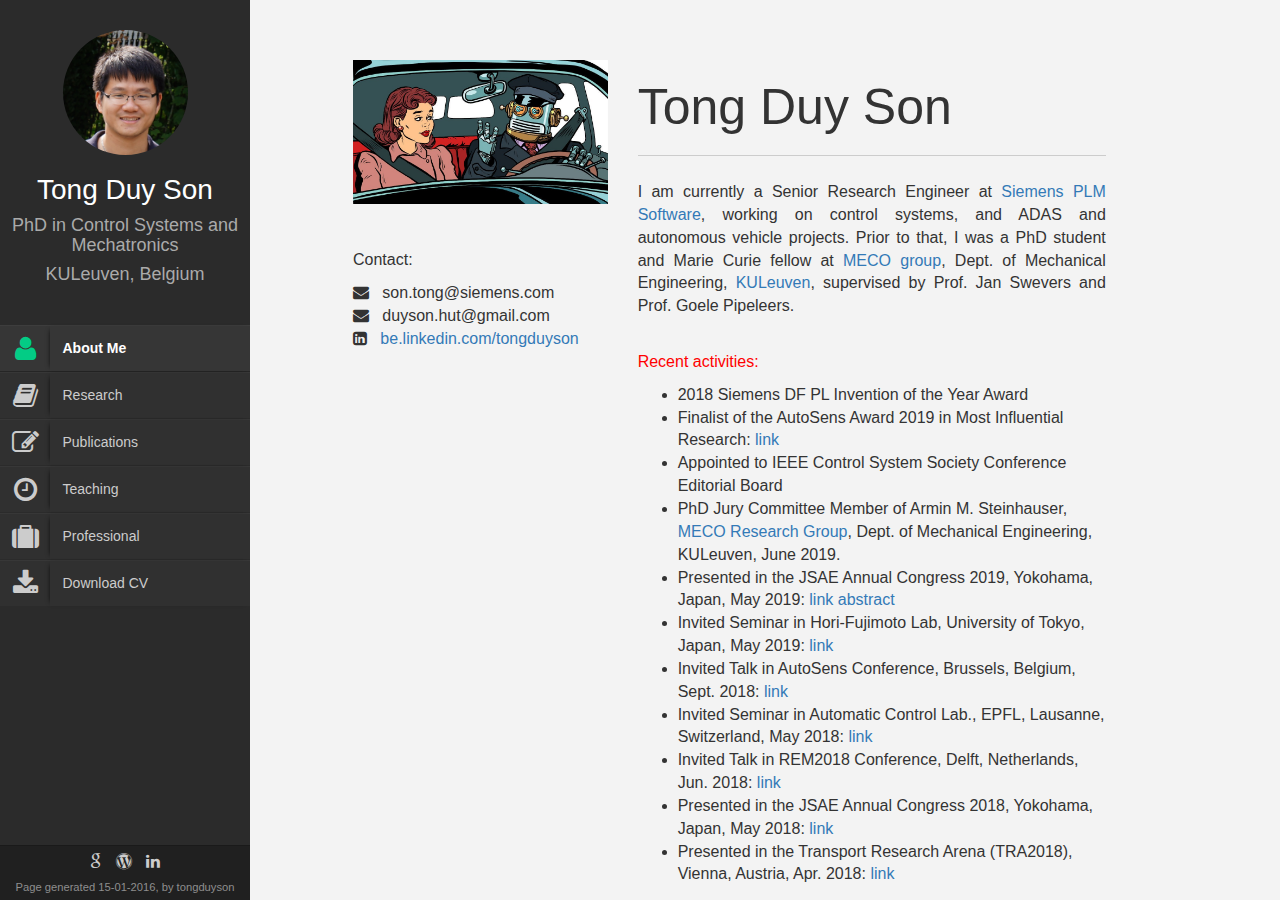
<file: index.html>
﻿<!DOCTYPE html>
<html lang="en">
     <head>
        <title>Tong Duy Son personal page</title>
        <meta http-equiv="Content-Type" content="text/html; charset=UTF-8">
        <meta name="author" content="Tong Duy Son">
        <meta name="viewport" content="width=device-width, initial-scale=1, maximum-scale=1">
        
        <meta name="description" content="Resume and research" />
        <meta name="keywords" content="faculty profile, theme,css, html, jquery, transition, transform, 3d, css3" />

        <link rel="shortcut icon" href="../favicon.ico">

        <!--CSS styles-->
        <link rel="stylesheet" href="css/bootstrap.css">
        <link rel="stylesheet" href="css/font-awesome.min.css">  
        <link rel="stylesheet" href="css/perfect-scrollbar-0.4.5.min.css">
        <link rel="stylesheet" href="css/magnific-popup.css">
        <link rel="stylesheet" href="css/style.css">
        <link id="theme-style" rel="stylesheet" href="css/styles/default.css">



        <!--/CSS styles-->
        <!--Javascript files-->
        <script type="text/javascript" src="js/jquery-1.11.3.min.js"></script>
        <script type="text/javascript" src="js/TweenMax.min.js"></script>
        <script type="text/javascript" src="js/jquery.touchSwipe.min.js"></script>
        <script type="text/javascript" src="js/jquery.carouFredSel-6.2.1-packed.js"></script>
        
        <script type="text/javascript" src="js/modernizr.custom.63321.js"></script>
        <script type="text/javascript" src="js/jquery.dropdownit.js"></script>

        <script type="text/javascript" src="js/ScrollToPlugin.min.js"></script>

        <script type="text/javascript" src="js/bootstrap.min.js"></script>

        <script type="text/javascript" src="js/jquery.mixitup.min.js"></script>

        <script type="text/javascript" src="js/masonry.min.js"></script>

        <script type="text/javascript" src="js/perfect-scrollbar-0.4.5.with-mousewheel.min.js"></script>
        <script type="text/javascript" src="js/jquery.nicescroll.min.js"></script>


        <script type="text/javascript" src="js/magnific-popup.js"></script>
        <script type="text/javascript" src="js/custom.js"></script>

        <!--/Javascript files-->

    </head>
    <body>

        <div id="wrapper">
            <a href="#sidebar" class="mobilemenu"><i class="fa fa-reorder"></i></a>

            <div id="sidebar">
                <div id="sidebar-wrapper">
                    <div id="sidebar-inner">
                        <!-- Profile/logo section-->
                        <div id="profile" class="clearfix">
                            <div class="portrate hidden-xs"></div>
                            <div class="title">
                                <h2>Tong Duy Son</h2>
                                <h3>PhD in Control Systems and Mechatronics</h3>
								<h3>KULeuven, Belgium</h3>
                            </div>   
                        </div>
                        <!-- /Profile/logo section-->

                        <!-- Main navigation-->
                        <div id="main-nav">
                            <ul id="navigation">
                                <li class="currentmenu">
                                  <a href="index.html">
                                    <i class="fa fa-user"></i>
                                    <div class="text">About Me</div>
                                  </a>
                                </li>  
                                
                                <li >
                                  <a href="research.html">
                                    <i class="fa fa-book"></i>
                                    <div class="text">Research</div>
                                  </a>
                                </li> 
                                
                                <li>
                                  <a href="publication.html">
                                    <i class="fa fa-edit"></i>
                                    <div class="text">Publications</div>
                                  </a>
                                </li> 

                                <li>
                                  <a href="teaching.html">
                                    <i class="fa fa-clock-o"></i>
                                    <div class="text">Teaching</div>
                                  </a>
                                </li>

<!--                                 <li>
                                  <a href="gallery.html">
                                    <i class="fa fa-picture-o"></i>
                                    <div class="text">Gallery</div>
                                  </a>
                                </li> -->

								<li>
                                  <a href="professional.html">
                                    <i class="fa fa-suitcase"></i>
                                    <div class="text">Professional</div>
                                  </a>
                                </li> 

<!--                                 <li>
                                  <a href="contact.html">
                                      <i class="fa fa-calendar"></i>
                                      <div class="text">Contact Me</div>
                                  </a>
                                </li> -->
                               <li class="external">
                                  <a href="cv.pdf" target="_blank">
                                      <i class="fa fa-download"></i>
                                      <div class="text">Download CV</div>
                                  </a>
                                </li>
                            </ul>
                        </div>
                        <!-- /Main navigation-->
                        <!-- Sidebar footer -->
                        <div id="sidebar-footer">
                            <div class="social-icons">
                                <ul>  
                                    <li><a href="https://scholar.google.be/citations?user=LleVK_8AAAAJ&hl=en" target="_blank"><i class="fa fa-google"></i></a></li>
                                    <li><a href="https://tongduyson.wordpress.com/" target="_blank"><i class="fa fa-wordpress"></i></a></li>
                                    <li><a href="https://be.linkedin.com/in/tongduyson" target="_blank"><i class="fa fa-linkedin"></i></a></li>
                                </ul>
                            </div>

        
                            <div id="copyright">Page generated 15-01-2016, by tongduyson</div>
                    
                        </div>
                        <!-- /Sidebar footer -->
                    </div>

                </div>
            </div>

            <div id="main">
            
                <div id="biography" class="page home" data-pos="home">
                    <div class="pageheader">
                        <div class="headercontent">
                            <div class="section-container">
                                
                                <div class="row">
                                    <div class="col-sm-2 visible-sm"></div>
                                    <div class="col-sm-8 col-md-4">
                                        <div class="biothumb">
                                            <img alt="image" src="img/personal/av.jpg" class="img-responsive " height="460" width="300">
											<BR><BR>
											<p> Contact: </p>
                                            <ul class="list-unstyled">
                                            <li>
                                                <strong><i class="fa fa-envelope"></i>&nbsp;&nbsp;</strong>
                                                <span>son.tong@siemens.com</span>
                                            </li>
                                            <li>
                                                <strong><i class="fa fa-envelope"></i>&nbsp;&nbsp;</strong>
                                                <span>duyson.hut@gmail.com</span>
                                            </li>
                                            <li>
                                                <strong><i class="fa fa-linkedin-square"></i>&nbsp;&nbsp;</strong>
                                                <span><a href="https://be.linkedin.com/in/tongduyson" target="_blank">be.linkedin.com/tongduyson</a></span>
                                            </li>
					    <!-- <li>
                                                <strong><i class="fa fa-phone"></i>&nbsp;&nbsp;</strong>
                                                <span>Mobile: (+32)484 07 35 49 </span> 
                                            </li> -->
                                            </ul>    
                                        </div>
                                        
                                    </div>
                                    <div class="clearfix visible-sm visible-xs"></div>
                                    <div class="col-sm-12 col-md-7">
                                        <h3 class="title">Tong Duy Son</h3>
										<p align="justify">I am currently a Senior Research Engineer at <a href="https://www.plm.automation.siemens.com/global/en/ " target="_blank">Siemens PLM Software</a>, working on control systems, and ADAS and autonomous vehicle projects. Prior to that, I was a PhD student and Marie Curie fellow at <a href="https://www.mech.kuleuven.be/en/pma/research/meco" target="_blank">MECO group</a>, Dept. of Mechanical Engineering</a>, <a href="https://www.kuleuven.be/kuleuven/" target="_blank">KULeuven</a>, supervised by Prof. Jan Swevers and Prof. Goele Pipeleers.  </p>
                                        <br>
                                        <p align="justify"> <font color="red"> Recent activities:  </font> </p>
                                         
										<ul>
                                            <li>2018 Siemens DF PL Invention of the Year Award
                                            <li>Finalist of the AutoSens Award 2019 in Most Influential Research: <a href="https://auto-sens.com/awards-2019-finalists-revealed/" target="_blank">link</a>
                                            <li>Appointed to IEEE Control System Society Conference Editorial Board  
                                            <li>PhD Jury Committee Member of  Armin M. Steinhauser, <a href="https://www.mech.kuleuven.be/en/pma/research/meco" target="_blank">MECO Research Group</a>, Dept. of Mechanical Engineering, KULeuven, June 2019. 
                                            <li>Presented in the JSAE Annual Congress 2019, Yokohama, Japan, May 2019: <a href="https://www.jsae.or.jp/2019haru/english/index.html" target="_blank"> link </a>  <a href="https://www.researchgate.net/publication/333488606_Autonomous_Driving_Control_in_Safety_Critical_Scenarios" target="_blank"> abstract </a> </li>
                                            <li>Invited Seminar in Hori-Fujimoto Lab, University of Tokyo, Japan, May 2019: <a href="https://sites.google.com/edu.k.u-tokyo.ac.jp/hflab/home" target="_blank"> link  </a> 
											<li>Invited Talk in AutoSens Conference, Brussels, Belgium, Sept. 2018: <a href="https://auto-sens.com/speakers-brussels/" target="_blank"> link </a>  </li>																				
                                            <li>Invited Seminar in Automatic Control Lab., EPFL, Lausanne, Switzerland, May 2018: <a href="https://memento.epfl.ch/event/simulation-based-testing-and-validation-framework-/" target="_blank"> link  </a> 
                                            <li>Invited Talk in REM2018 Conference, Delft, Netherlands, Jun. 2018: <a href="http://www.rem2018.nl/" target="_blank"> link </a>  </li>
											<li>Presented in the JSAE Annual Congress 2018, Yokohama, Japan, May 2018: <a href="http://www.jsae.or.jp/2018haru/english/" target="_blank"> link </a>  </li>
                                            <li>Presented in the Transport Research Arena (TRA2018), Vienna, Austria, Apr. 2018: <a href="https://www.traconference.eu/" target="_blank"> link </a>  </li>
										</ul>
<!-- 										<p align="justify"> <strong>Interests:</strong> Control theory, optimal and robust control, with applications on mechatronic systems, autonomous vehicles and energy systems </li> </p> 
 -->
											
										                                          
									</div>  
	                                    
                                </div>
                            </div>        
                        </div>
                    </div>

                    <div class="pagecontents">
                        <div class="section color-1">
                            <div class="section-container">
                                <div class="row">
                                        <div class="title text-center">
                                            <h3>Education and Training</h3>
                                        </div>
                                        <ul class="ul-card">
                                            <li>
                                                <div class="dy">
                                                    <span class="degree">Ph.D.</span>
                                                    <span class="year">2012 - 2016</span>
                                                </div>
                                                <div class="description">
                                                    <p class="waht">Department of Mechanical Engineering, KULeuven, Belgium</p>
                                                    <p class="waht">Advisors: Prof. Jan Swevers, Prof. Goele Pipeleers  </p>
													<p class="waht"> <a href="https://www.mech.kuleuven.be/en/pma/research/meco" target="_blank">MECO Research Group</a>  </p>
                                                </div>
                                            </li>
                                            <li>
                                                <div class="dy">
                                                    <span class="degree">M.S.</span><span class="year">2010-2012</span>
                                                </div>
                                                <div class="description">
                                                    <p class="waht">Mechatronics Dept., Gwangju Institute of Science and Technology (GIST), South Korea</p>
													<p class="waht">Advisors: Prof. Hyo-Sung Ahn  </p>
													<p class="waht"><a href="https://dcas.gist.ac.kr/new/main.html" target="_blank">Distributed Control and Autonomous Systems Lab.</a>   </p>
                                                </div>
                                            </li>
											
<!-- 											<li>
                                                <div class="dy">
                                                    <span class="degree">Internship</span><span class="year">2009</span>
                                                </div>
                                                <div class="description">
                                                    <p class="waht">International Internship Program</p>
                                                    <p class="where">Gwangju Institute of Science and Technology, South Korea</p>
                                                </div>
                                            </li> -->
											
                                            <li>
                                                <div class="dy">
                                                    <span class="degree">B.A.</span><span class="year">2004-2009</span>
                                                </div>
                                                <div class="description">
                                                    <p class="waht">Electrical Engineering Dept., </p>
                                                    <p class="where">Hanoi University of Science and Technology, Vietnam</p>
                                                </div>
                                            </li>
                                            
                                        </ul>
<!-- 								    <div class="col-md-4">
                                        <div class="subtitle text-center">
                                            <h3>Interests</h3>
                                        </div>
										<ul class="ul-boxed list-unstyled">
                                            <li>Control theory and applications </li>
                                            <li>Mechatronic systems</li>
                                            <li>Precision motion control</li>
											<li>Autonomous vehicles</li>
											<li>Control for manufacturing</li>
											<li>Optimization</li>
                                        </ul>   
	                                </div> -->    
								
                                </div>    
                            </div>    
                        </div>
                                
                    </div>
					
					

                        <div class="section color-2">
                            <div class="section-container">
                                <div class="row">
                                    <div class="col-md-10 col-md-offset-1">
                                        <div class="title text-center">
                                            <h3>Awards and Honors </h3>
                                        </div>
                                        <ul class="timeline">
                                            
                                            <li class="open">
                                                <div class="date">Siemens 2018</div>
                                                <div class="circle"></div>
                                                <div class="data">
                                                    <div class="subject">2018 Siemens DF PL Invention of the Year Award</div>
                                                    <div class="text row">
                                                        <div class="col-md-2">
                                                            <img alt="image" class="thumbnail img-responsive" src="img/personal/Siemens_award.png" >
                                                        </div>
                                                        <div class="col-md-10">
                                                           
                                                        </div>
                                                    </div>
                                                </div>
                                            </li>
                                                   
                                            <li class="open">
                                                <div class="date">Marie Curie 2012-2015</div>
                                                <div class="circle"></div>
                                                <div class="data">
                                                    <div class="subject">EU Marie-Curie Early Stage Researcher Fellowship</div>
                                                    <div class="text row">
                                                        <div class="col-md-2">
                                                            <img alt="image" class="thumbnail img-responsive" src="img/personal/MC_award.png" >
                                                        </div>
                                                        <div class="col-md-10">
                                                            This fellowship was supported by the European Commission under the EU Framework 7 funded Marie Curie Initial Training Network (ITN) IMESCON (grant no. 264672).
                                                        </div>
                                                    </div>
                                                </div>
                                            </li>
											
											<li class="open">
                                                <div class="date">ACC 2011</div>
                                                <div class="circle"></div>
                                                <div class="data">
                                                    <div class="subject"> 2011 American Control Conference </div>
                                                    <div class="text row">
                                                        <div class="col-md-2">
                                                            <img alt="image" class="thumbnail img-responsive" src="img/personal/2011_ACC.jpg" >
                                                        </div>
                                                        <div class="col-md-10">
														The best presentation in session award
                                                        </div>
                                                    </div>
                                                </div>
                                            </li>
											
                                            <li>
                                                <div class="date">GIST 2010-2012</div>
                                                <div class="circle"></div>
                                                <div class="data">
                                                    <div class="subject"> GIST Scholarship </div>
                                                    <div class="text row">
                                                        <div class="col-md-2">
                                                            <img alt="image" class="thumbnail img-responsive" src="img/personal/Gist_award.jpeg" >
                                                        </div>
                                                        <div class="col-md-10">
														The 2-year scholarship for bachalor students from abroad to study Master programs at GIST (waive tuition fees, accommodation, and living expenses)
                                                        </div>
                                                    </div>
                                                </div>
                                            </li>

											
											<li>
                                                <div class="date">GIST 2010-2012</div>
                                                <div class="circle"></div>
                                                <div class="data">
                                                    <div class="subject">Research Assistantship </div>
                                                    <div class="text row">
                                                        <div class="col-md-2">
                                                            <img alt="image" class="thumbnail img-responsive" src="img/personal/Gist_award.jpeg" >
                                                        </div>
                                                        <div class="col-md-10">
														Doing research in the DCAS Lab. in GIST. Results were published in a journal and some international conferences.
                                                        </div>
                                                    </div>
                                                </div>
                                            </li>
											
                                            <li>
											
                                                <div class="date">GIST 2009</div>
                                                <div class="circle"></div>
                                                <div class="data">
                                                    <div class="subject">International Internship Scholarship</div>
                                                    <div class="text row">
                                                        <div class="col-md-2">
                                                            <img alt="image" class="thumbnail img-responsive" src="img/personal/Gist_award.jpeg" >
                                                        </div>
                                                        <div class="col-md-10">
														Selected from Vietnam for awarding 4 months participating the "GIST International Internship Program". The program includes some scientific courses, language and culture courses, traveling and visiting factories in South Korea.
                                                        </div>
                                                    </div>
                                                </div>
                                            </li>                                     

                                        </ul>
                                    </div>
                                </div>
                            </div>
                        </div>                            
                    </div>
                </div>
  
            </div>
        </div>
    </body>
<script>
  (function(i,s,o,g,r,a,m){i['GoogleAnalyticsObject']=r;i[r]=i[r]||function(){
  (i[r].q=i[r].q||[]).push(arguments)},i[r].l=1*new Date();a=s.createElement(o),
  m=s.getElementsByTagName(o)[0];a.async=1;a.src=g;m.parentNode.insertBefore(a,m)
  })(window,document,'script','https://www.google-analytics.com/analytics.js','ga');

  ga('create', 'UA-24898950-6', 'auto');
  ga('send', 'pageview');

</script>
</html>
</file>
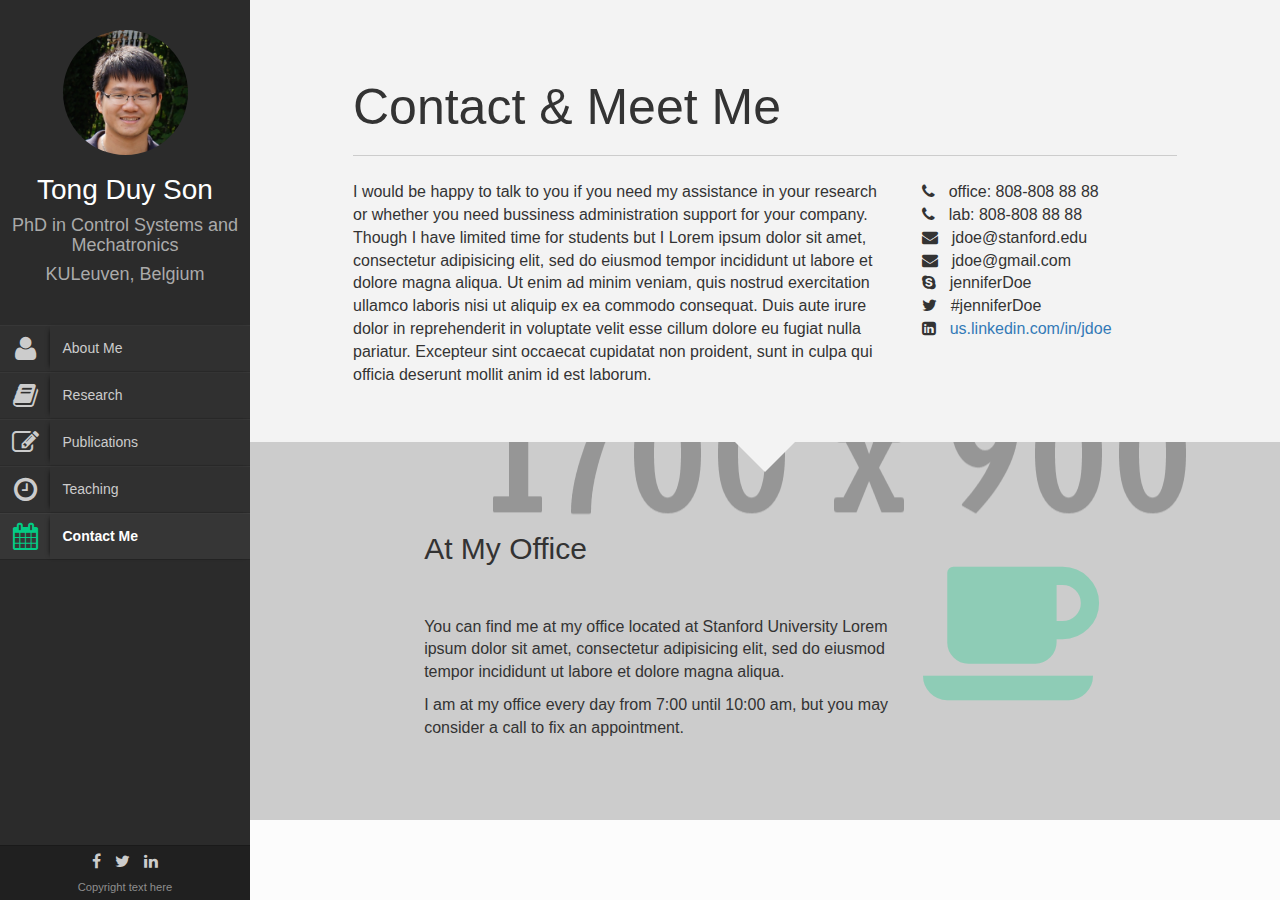
<file: contact.html>
<!DOCTYPE html>
<html lang="en">
    <head>
        <title>Tong Duy Son personal page</title>
        <meta http-equiv="Content-Type" content="text/html; charset=UTF-8">
        <meta name="author" content="Tong Duy Son">
        <meta name="viewport" content="width=device-width, initial-scale=1, maximum-scale=1">
        
        <meta name="description" content="Resume and research" />
        <meta name="keywords" content="faculty profile, theme,css, html, jquery, transition, transform, 3d, css3" />

        <link rel="shortcut icon" href="../favicon.ico">


        <!--CSS styles-->
        <link rel="stylesheet" href="css/bootstrap.css">
        <link rel="stylesheet" href="css/font-awesome.min.css">  
        <link rel="stylesheet" href="css/perfect-scrollbar-0.4.5.min.css">
        <link rel="stylesheet" href="css/magnific-popup.css">
        <link rel="stylesheet" href="css/style.css">
        <link id="theme-style" rel="stylesheet" href="css/styles/default.css">

        
        <!--/CSS styles-->
        <!--Javascript files-->
        <script type="text/javascript" src="js/jquery-1.11.3.min.js"></script>
        <script type="text/javascript" src="js/TweenMax.min.js"></script>
        <script type="text/javascript" src="js/jquery.touchSwipe.min.js"></script>
        <script type="text/javascript" src="js/jquery.carouFredSel-6.2.1-packed.js"></script>
        
        <script type="text/javascript" src="js/modernizr.custom.63321.js"></script>
        <script type="text/javascript" src="js/jquery.dropdownit.js"></script>

        <script type="text/javascript" src="js/ScrollToPlugin.min.js"></script>

        <script type="text/javascript" src="js/bootstrap.min.js"></script>

        <script type="text/javascript" src="js/jquery.mixitup.min.js"></script>

        <script type="text/javascript" src="js/masonry.min.js"></script>

        <script type="text/javascript" src="js/perfect-scrollbar-0.4.5.with-mousewheel.min.js"></script>
        <script type="text/javascript" src="js/jquery.nicescroll.min.js"></script>

        <script type="text/javascript" src="js/magnific-popup.js"></script>
        <script type="text/javascript" src="js/custom.js"></script>

        <!--/Javascript files-->

    </head>
    <body>

        <div id="wrapper">
            <a href="#sidebar" class="mobilemenu"><i class="fa fa-reorder"></i></a>

            <div id="sidebar">
                <div id="sidebar-wrapper">
                    <div id="sidebar-inner">
                        <!-- Profile/logo section-->
                        <div id="profile" class="clearfix">
                            <div class="portrate hidden-xs"></div>
                            <div class="title">
                                <h2>Tong Duy Son</h2>
                                <h3>PhD in Control Systems and Mechatronics</h3>
								<h3>KULeuven, Belgium</h3>
                            </div>   
                        </div>
                        <!-- /Profile/logo section-->

                        <!-- Main navigation-->
                        <div id="main-nav">
                            <ul id="navigation">
                                <li>
                                  <a href="index.html">
                                    <i class="fa fa-user"></i>
                                    <div class="text">About Me</div>
                                  </a>
                                </li>  
                                
                                <li>
                                  <a href="research.html">
                                    <i class="fa fa-book"></i>
                                    <div class="text">Research</div>
                                  </a>
                                </li> 
                                
                                <li>
                                  <a href="publication.html">
                                    <i class="fa fa-edit"></i>
                                    <div class="text">Publications</div>
                                  </a>
                                </li> 

                                <li>
                                  <a href="teaching.html">
                                    <i class="fa fa-clock-o"></i>
                                    <div class="text">Teaching</div>
                                  </a>
                                </li>

<!--                                 <li>
                                  <a href="gallery.html">
                                    <i class="fa fa-picture-o"></i>
                                    <div class="text">Gallery</div>
                                  </a>
                                </li> -->

                                <li class="currentmenu">
                                  <a href="contact.html">
                                      <i class="fa fa-calendar"></i>
                                      <div class="text">Contact Me</div>
                                  </a>
                                </li>

<!--                                <li class="external">
                                  <a href="cv.pdf">
                                      <i class="fa fa-download"></i>
                                      <div class="text">Download CV</div>
                                  </a>
                                </li> -->
                            </ul>
                        </div>
                        <!-- /Main navigation-->
                        <!-- Sidebar footer -->
                        <div id="sidebar-footer">
                            <div class="social-icons">
                                <ul>
                                    <li><a href="#"><i class="fa fa-facebook"></i></a></li>
                                    <li><a href="#"><i class="fa fa-twitter"></i></a></li>
                                    <li><a href="#"><i class="fa fa-linkedin"></i></a></li>
                                </ul>
                            </div>

        
                            <div id="copyright">Copyright text here</div>
                    
                        </div>
                        <!-- /Sidebar footer -->
                    </div>

                </div>
            </div>

            <div id="main">
                
                <div id="contact" class="page">
                    <div class="pageheader">
                        <div class="headercontent">
                            <div class="section-container">
                                
                                <h2 class="title">Contact & Meet Me</h2>
                            
                                <div class="row">
                                    <div class="col-md-8">
                                        <p>I would be happy to talk to you if you need my assistance in your research or whether you need bussiness administration support for your company. Though I have limited time for students but I Lorem ipsum dolor sit amet, consectetur adipisicing elit, sed do eiusmod tempor incididunt ut labore et dolore magna aliqua. Ut enim ad minim veniam, quis nostrud exercitation ullamco laboris nisi ut aliquip ex ea commodo consequat. Duis aute irure dolor in reprehenderit in voluptate velit esse cillum dolore eu fugiat nulla pariatur. Excepteur sint occaecat cupidatat non proident, sunt in culpa qui officia deserunt mollit anim id est laborum.</p>                              
                                    </div>
                                    <div class="col-md-4">
                                        <ul class="list-unstyled">
                                            <li>
                                                <strong><i class="fa fa-phone"></i>&nbsp;&nbsp;</strong>
                                                <span>office: 808-808 88 88</span>
                                            </li>
                                            <li>
                                                <strong><i class="fa fa-phone"></i>&nbsp;&nbsp;</strong>
                                                <span>lab: 808-808 88 88</span>
                                            </li>
                                            <li>
                                                <strong><i class="fa fa-envelope"></i>&nbsp;&nbsp;</strong>
                                                <span>jdoe@stanford.edu</span>
                                            </li>
                                            <li>
                                                <strong><i class="fa fa-envelope"></i>&nbsp;&nbsp;</strong>
                                                <span>jdoe@gmail.com</span>
                                            </li>
                                            <li>
                                                <strong><i class="fa fa-skype"></i>&nbsp;&nbsp;</strong>
                                                <span>jenniferDoe</span>
                                            </li>
                                            <li>
                                                <strong><i class="fa fa-twitter"></i>&nbsp;&nbsp;</strong>
                                                <span>#jenniferDoe</span>
                                            </li>
                                            <li>
                                                <strong><i class="fa fa-linkedin-square"></i>&nbsp;&nbsp;</strong>
                                                <span><a href="#">us.linkedin.com/in/jdoe</a></span>
                                            </li>
                                        </ul>    

                                    </div>
                                </div>
                            </div>
                        </div>
                    </div>
                    <div class="pagecontents">
                        <div class="section fixedbg parallax contact-office">
                            <div class="section-container">
                                <div class="row">
                                    <div class="col-md-7 col-md-offset-1">
                                        <h2 class="title">At My Office</h2>
                                        <p>You can find me at my office located at Stanford University Lorem ipsum dolor sit amet, consectetur adipisicing elit, sed do eiusmod tempor incididunt ut labore et dolore magna aliqua.</p>
                                        <p>I am at my office every day from 7:00 until 10:00 am, but you may consider a call to fix an appointment.</p>
                                    </div>
                                    <div class="col-md-3 text-center hidden-xs hidden-sm">
                                        <i class="fa fa-coffee icon-huge"></i>
                                    </div>
                                </div>
                            </div>
                        </div>
                        <div class="section color-1">
                            <div class="section-container">
                                <div class="row">
                                    <div class="col-md-3 col-md-offset-1 text-center hidden-xs hidden-sm">
                                        <i class="fa fa-stethoscope icon-huge"></i>
                                    </div>
                                    <div class="col-md-7">
                                        <h2 class="title">At My Work</h2>
                                        <p>You can find me at my Work located at Stanford University Lorem ipsum dolor sit amet, consectetur adipisicing elit, sed do eiusmod tempor incididunt ut labore et dolore magna aliqua.</p>
                                        <p>I am at my office every day from 7:00 until 10:00 am, but you may consider a call to fix an appointment.</p>
                                    </div>
                                </div>
                            </div>
                        </div>
                        <div class="section fixedbg parallax contact-lab">
                            <div class="section-container">
                                <div class="row">
                                   <div class="col-md-7 col-md-offset-1">
                                        <h2 class="title">At My Lab</h2>
                                        <p>You can find me at my office located at Stanford University Lorem ipsum dolor sit amet, consectetur adipisicing elit, sed do eiusmod tempor incididunt ut labore et dolore magna aliqua.</p>
                                        <p>I am at my office every day from 7:00 until 10:00 am, but you may consider a call to fix an appointment.</p>
                                    </div>
                                    <div class="col-md-3 text-center hidden-xs hidden-sm">
                                        <i class="fa fa-superscript icon-huge"></i>
                                    </div>
                                </div>
                            </div>
                        </div>
                    </div>
                    
                </div>
                
            </div>
        </div>
    </body>
</html>
</file>
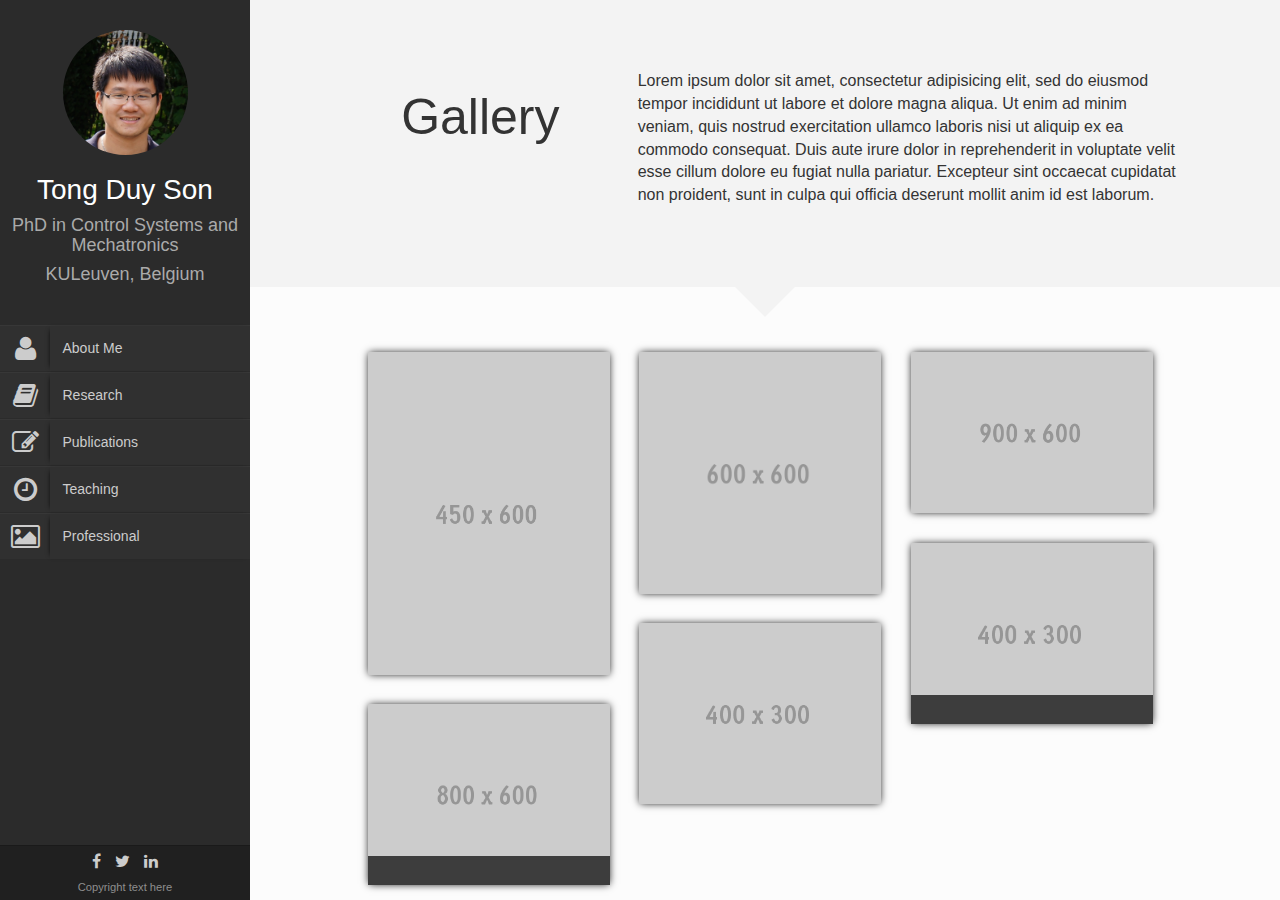
<file: gallery.html>
<!DOCTYPE html>
<html lang="en">
    <head>
        <title>Tong Duy Son personal page</title>
        <meta http-equiv="Content-Type" content="text/html; charset=UTF-8">
        <meta name="author" content="Tong Duy Son">
        <meta name="viewport" content="width=device-width, initial-scale=1, maximum-scale=1">
        
        <meta name="description" content="Resume and research" />
        <meta name="keywords" content="faculty profile, theme,css, html, jquery, transition, transform, 3d, css3" />

        <link rel="shortcut icon" href="../favicon.ico">


        <!--CSS styles-->
        <link rel="stylesheet" href="css/bootstrap.css">
        <link rel="stylesheet" href="css/font-awesome.min.css">  
        <link rel="stylesheet" href="css/perfect-scrollbar-0.4.5.min.css">
        <link rel="stylesheet" href="css/magnific-popup.css">
        <link rel="stylesheet" href="css/style.css">
        <link id="theme-style" rel="stylesheet" href="css/styles/default.css">

        
        <!--/CSS styles-->
        <!--Javascript files-->
        <script type="text/javascript" src="js/jquery-1.11.3.min.js"></script>
        <script type="text/javascript" src="js/TweenMax.min.js"></script>
        <script type="text/javascript" src="js/jquery.touchSwipe.min.js"></script>
        <script type="text/javascript" src="js/jquery.carouFredSel-6.2.1-packed.js"></script>
        
        <script type="text/javascript" src="js/modernizr.custom.63321.js"></script>
        <script type="text/javascript" src="js/jquery.dropdownit.js"></script>

        <script type="text/javascript" src="js/ScrollToPlugin.min.js"></script>

        <script type="text/javascript" src="js/bootstrap.min.js"></script>

        <script type="text/javascript" src="js/jquery.mixitup.min.js"></script>

        <script type="text/javascript" src="js/masonry.min.js"></script>

        <script type="text/javascript" src="js/perfect-scrollbar-0.4.5.with-mousewheel.min.js"></script>
        <script type="text/javascript" src="js/jquery.nicescroll.min.js"></script>

        <script type="text/javascript" src="js/magnific-popup.js"></script>
        <script type="text/javascript" src="js/custom.js"></script>

        <!--/Javascript files-->

    </head>
    <body>

        <div id="wrapper">
            <a href="#sidebar" class="mobilemenu"><i class="fa fa-reorder"></i></a>

            <div id="sidebar">
                <div id="sidebar-wrapper">
                    <div id="sidebar-inner">
                        <!-- Profile/logo section-->
                        <div id="profile" class="clearfix">
                            <div class="portrate hidden-xs"></div>
                            <div class="title">
                                <h2>Tong Duy Son</h2>
                                <h3>PhD in Control Systems and Mechatronics</h3>
								<h3>KULeuven, Belgium</h3>
                            </div>   
                        </div>
                        <!-- /Profile/logo section-->

                        <!-- Main navigation-->
                        <div id="main-nav">
                            <ul id="navigation">
                                <li>
                                  <a href="index.html">
                                    <i class="fa fa-user"></i>
                                    <div class="text">About Me</div>
                                  </a>
                                </li>  
                                
                                <li>
                                  <a href="research.html">
                                    <i class="fa fa-book"></i>
                                    <div class="text">Research</div>
                                  </a>
                                </li> 
                                
                                <li>
                                  <a href="publication.html">
                                    <i class="fa fa-edit"></i>
                                    <div class="text">Publications</div>
                                  </a>
                                </li> 

                                <li>
                                  <a href="teaching.html">
                                    <i class="fa fa-clock-o"></i>
                                    <div class="text">Teaching</div>
                                  </a>
                                </li>

<!--                                 <li>
                                  <a href="gallery.html">
                                    <i class="fa fa-picture-o"></i>
                                    <div class="text">Gallery</div>
                                  </a>
                                </li> -->

								<li>
                                  <a href="professional.html">
                                    <i class="fa fa-picture-o"></i>
                                    <div class="text">Professional</div>
                                  </a>
                                </li> 

<!--                                 <li>
                                  <a href="contact.html">
                                      <i class="fa fa-calendar"></i>
                                      <div class="text">Contact Me</div>
                                  </a>
                                </li> -->

<!--                                <li class="external">
                                  <a href="cv.pdf">
                                      <i class="fa fa-download"></i>
                                      <div class="text">Download CV</div>
                                  </a>
                                </li> -->
                            </ul>
                        </div>
                        <!-- /Main navigation-->
                        <!-- Sidebar footer -->
                        <div id="sidebar-footer">
                            <div class="social-icons">
                                <ul>
                                    <li><a href="#"><i class="fa fa-facebook"></i></a></li>
                                    <li><a href="#"><i class="fa fa-twitter"></i></a></li>
                                    <li><a href="#"><i class="fa fa-linkedin"></i></a></li>
                                </ul>
                            </div>

        
                            <div id="copyright">Copyright text here</div>
                    
                        </div>
                        <!-- /Sidebar footer -->
                    </div>

                </div>
            </div>

            <div id="main">
            
                <div id="gallery" class="page">
                    <div class="pagecontents">
                        
                        <div class="section pageheader" id="gallery-header">
                            <div class="section-container">
                                <div class="row">
                                    <div class="col-md-4">
                                        <h2>Gallery</h2>
                                    </div>
                                    <div class="col-md-8">
                                        <p>Lorem ipsum dolor sit amet, consectetur adipisicing elit, sed do eiusmod tempor incididunt ut labore et dolore magna aliqua. Ut enim ad minim veniam, quis nostrud exercitation ullamco laboris nisi ut aliquip ex ea commodo consequat. Duis aute irure dolor in reprehenderit in voluptate velit esse cillum dolore eu fugiat nulla pariatur. Excepteur sint occaecat cupidatat non proident, sunt in culpa qui officia deserunt mollit anim id est laborum.</p>
                                    </div>
                                </div>
                            </div>
                        </div>

                        <div class="section color-1" id="gallery-large">
                            <div class="section-container">
                                
                                <ul id="grid" class="grid">
                                    <li>
                                        <div>
                                            <img alt="image" src="img/gallery/450x600.png">
                                            <a href="img/gallery/450x600.png" class="popup-with-move-anim">
                                                <div class="over">
                                                    <div class="comein">
                                                        <i class="fa fa-search"></i>
                                                        <div class="comein-bg"></div>
                                                    </div>
                                                </div>
                                            </a>
                                        </div>
                                    </li>
                                    <li>
                                        <div>
                                            <img alt="image" src="img/gallery/600x600.png">
                                            <a href="img/gallery/600x500.png" class="popup-with-move-anim">
                                                <div class="over">
                                                    <div class="comein">
                                                        <h3>Image Title</h3>
                                                        <p>Lorem ipsum dolor sit amet, consectetur adipisicing elit, sed do eiusmod tempor incididunt ut labore et dolore magna aliqua.</p>
                                                        <div class="comein-bg"></div>
                                                    </div>
                                                </div>
                                            </a>
                                        </div>
                                    </li>
                                    <li>
                                        <div>
                                            <img alt="image" src="img/gallery/900x600.png">
                                            <a href="img/gallery/900x600.png" class="popup-with-move-anim">
                                                <div class="over">
                                                    <div class="comein">
                                                        <i class="fa fa-search"></i>
                                                        <div class="comein-bg"></div>
                                                    </div>
                                                </div>
                                            </a>
                                        </div>
                                    </li>
                                    <li>
                                        <div>
                                            <img alt="image" src="img/gallery/400x300.png">
                                            <a href="img/gallery/400x300.png" class="popup-with-move-anim"> 
                                                <div class="over">
                                                    <div class="comein">
                                                        <h3>Image Title</h3>
                                                        <p>Lorem ipsum dolor sit amet, consectetur adipisicing elit, sed do eiusmod tempor incididunt ut labore et dolore magna aliqua.</p>
                                                        <div class="comein-bg"></div>
                                                    </div>
                                                </div>
                                            </a>
                                        </div>
                                    </li>
                                    <li>
                                        <div>
                                            <img alt="image" src="img/gallery/400x300.png">
                                            <a href="img/gallery/400x300.png" class="popup-with-move-anim">
                                                <div class="over">
                                                    <div class="comein">
                                                        <i class="fa fa-search"></i>
                                                        <div class="comein-bg"></div>
                                                    </div>
                                                </div>
                                            </a>
                                        </div>
                                    </li>
                                    <li>
                                        <div>
                                            <img alt="image" src="img/gallery/800x600.png">
                                            <a href="img/gallery/800x600.png" class="popup-with-move-anim">
                                                <div class="over">
                                                    <div class="comein">
                                                        <h3>Image Title</h3>
                                                        <p>Lorem ipsum dolor sit amet, consectetur adipisicing elit, sed do eiusmod tempor incididunt ut labore et dolore magna aliqua.</p>
                                                        <div class="comein-bg"></div>
                                                    </div>
                                                </div>
                                            </a>
                                        </div>
                                    </li>
                                    
                                    
                                </ul>
                                    
                            </div>
                        </div>
                    </div>
                    
                </div>

            </div>
        </div>
    </body>
</html>
</file>
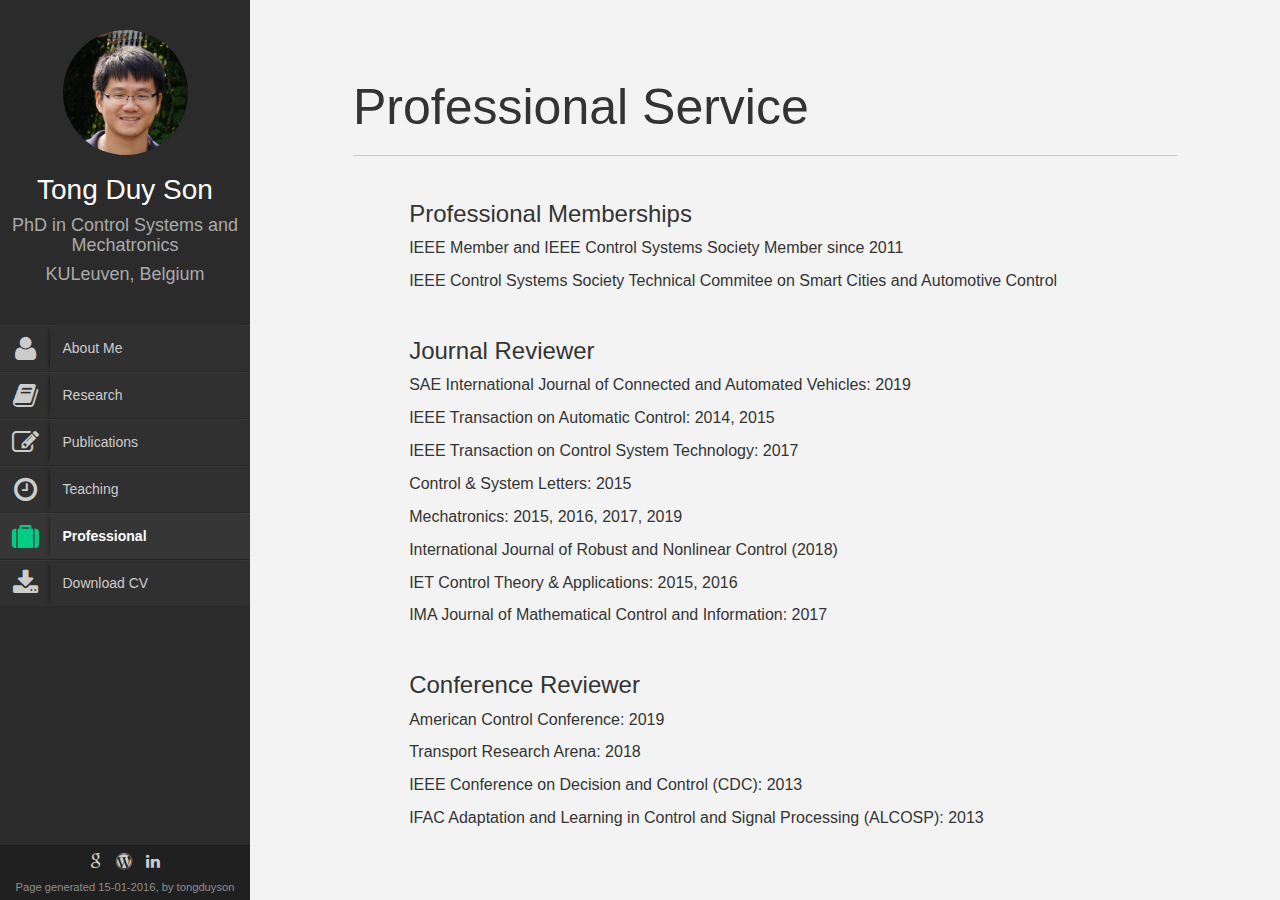
<file: professional.html>
﻿<!DOCTYPE html>
<html lang="en">
     <head>
        <title>Tong Duy Son personal page</title>
        <meta http-equiv="Content-Type" content="text/html; charset=UTF-8">
        <meta name="author" content="Tong Duy Son">
        <meta name="viewport" content="width=device-width, initial-scale=1, maximum-scale=1">
        
        <meta name="description" content="Resume and research" />
        <meta name="keywords" content="faculty profile, theme,css, html, jquery, transition, transform, 3d, css3" />

        <link rel="shortcut icon" href="../favicon.ico">

        <!--CSS styles-->
        <link rel="stylesheet" href="css/bootstrap.css">
        <link rel="stylesheet" href="css/font-awesome.min.css">  
        <link rel="stylesheet" href="css/perfect-scrollbar-0.4.5.min.css">
        <link rel="stylesheet" href="css/magnific-popup.css">
        <link rel="stylesheet" href="css/style.css">
        <link id="theme-style" rel="stylesheet" href="css/styles/default.css">

        
        <!--/CSS styles-->
        <!--Javascript files-->
        <script type="text/javascript" src="js/jquery-1.11.3.min.js"></script>
        <script type="text/javascript" src="js/TweenMax.min.js"></script>
        <script type="text/javascript" src="js/jquery.touchSwipe.min.js"></script>
        <script type="text/javascript" src="js/jquery.carouFredSel-6.2.1-packed.js"></script>
        
        <script type="text/javascript" src="js/modernizr.custom.63321.js"></script>
        <script type="text/javascript" src="js/jquery.dropdownit.js"></script>

        <script type="text/javascript" src="js/ScrollToPlugin.min.js"></script>

        <script type="text/javascript" src="js/bootstrap.min.js"></script>

        <script type="text/javascript" src="js/jquery.mixitup.min.js"></script>

        <script type="text/javascript" src="js/masonry.min.js"></script>

        <script type="text/javascript" src="js/perfect-scrollbar-0.4.5.with-mousewheel.min.js"></script>
        <script type="text/javascript" src="js/jquery.nicescroll.min.js"></script>


        <script type="text/javascript" src="js/magnific-popup.js"></script>
        <script type="text/javascript" src="js/custom.js"></script>

        <!--/Javascript files-->

    </head>
    <body>

        <div id="wrapper">
            <a href="#sidebar" class="mobilemenu"><i class="fa fa-reorder"></i></a>

            <div id="sidebar">
                <div id="sidebar-wrapper">
                    <div id="sidebar-inner">
                        <!-- Profile/logo section-->
                        <div id="profile" class="clearfix">
                            <div class="portrate hidden-xs"></div>
                            <div class="title">
                                <h2>Tong Duy Son</h2>
                                <h3>PhD in Control Systems and Mechatronics</h3>
								<h3>KULeuven, Belgium</h3>
                            </div>   
                        </div>
                        <!-- /Profile/logo section-->

                        <!-- Main navigation-->
                        <div id="main-nav">
                            <ul id="navigation">
                                <li>
                                  <a href="index.html">
                                    <i class="fa fa-user"></i>
                                    <div class="text">About Me</div>
                                  </a>
                                </li>  
                                
                                <li >
                                  <a href="research.html">
                                    <i class="fa fa-book"></i>
                                    <div class="text">Research</div>
                                  </a>
                                </li> 
                                
                                <li>
                                  <a href="publication.html">
                                    <i class="fa fa-edit"></i>
                                    <div class="text">Publications</div>
                                  </a>
                                </li> 

                                <li>
                                  <a href="teaching.html">
                                    <i class="fa fa-clock-o"></i>
                                    <div class="text">Teaching</div>
                                  </a>
                                </li>

<!--                                 <li>
                                  <a href="gallery.html">
                                    <i class="fa fa-picture-o"></i>
                                    <div class="text">Gallery</div>
                                  </a>
                                </li> -->

								<li class="currentmenu">
                                  <a href="professional.html">
                                    <i class="fa fa-suitcase"></i>
                                    <div class="text">Professional</div>
                                  </a>
                                </li> 

<!--                                 <li>
                                  <a href="contact.html">
                                      <i class="fa fa-calendar"></i>
                                      <div class="text">Contact Me</div>
                                  </a>
                                </li> -->
                               <li class="external">
                                  <a href="cv.pdf" target="_blank">
                                      <i class="fa fa-download"></i>
                                      <div class="text">Download CV</div>
                                  </a>
                                </li>
                            </ul>
                        </div>
                        <!-- /Main navigation-->
                        <!-- Sidebar footer -->
                        <div id="sidebar-footer">
                            <div class="social-icons">
                                <ul>  
                                    <li><a href="https://scholar.google.be/citations?user=LleVK_8AAAAJ&hl=en" target="_blank"><i class="fa fa-google"></i></a></li>
                                    <li><a href="https://tongduyson.wordpress.com/" target="_blank"><i class="fa fa-wordpress"></i></a></li>
                                    <li><a href="https://be.linkedin.com/in/tongduyson" target="_blank"><i class="fa fa-linkedin"></i></a></li>
                                </ul>
                            </div>

        
                            <div id="copyright">Page generated 15-01-2016, by tongduyson</div>
                    
                        </div>
                        <!-- /Sidebar footer -->
                    </div>

                </div>
            </div>
            <div id="main">
            
                <div id="research" class="page">
                    <div class="pageheader">
                        <div class="headercontent">
                            <div class="section-container">
                                <h2 class="title">Professional Service</h2>
                                                               <div class="row">
                                    <div class="col-md-10 col-md-offset-1">
                                        <ul class="ul-dates">
							
											<li>
                                                <div class=" row">
                                                    <h3>Professional Memberships</h3>
                                                    <p> IEEE Member and IEEE Control Systems Society Member since 2011 </p>
                                                    <p> IEEE Control Systems Society Technical Commitee on Smart Cities and Automotive Control </p>
                                                </div>
                                            </li>

                                            <li>
                                                <div class=" row">
                                                    <h3>Journal Reviewer </h3>
                                                    <p> SAE International Journal of Connected and Automated Vehicles: 2019
                                                    <p> IEEE Transaction on Automatic Control: 2014, 2015 </p>
						                            <p> IEEE Transaction on Control System Technology: 2017 </p>
						                            <p> Control & System Letters: 2015 </p>
                                                    <p> Mechatronics: 2015, 2016, 2017, 2019 </p>
                                                    <p> International Journal of Robust and Nonlinear Control (2018) </p>
						                            <p> IET Control Theory & Applications: 2015, 2016 </p>
						                            <p> IMA Journal of Mathematical Control and Information: 2017 </p>
                                                </div>
                                            </li>
											
											<li>
                                                <div class=" row">
                                                    <h3>Conference Reviewer</h3>
                                                    <p> American Control Conference: 2019 </p>
                                                    <p> Transport Research Arena: 2018 </p>
                                                    <p> IEEE Conference on Decision and Control (CDC): 2013 </p>
													<p> IFAC Adaptation and Learning in Control and Signal Processing (ALCOSP): 2013 </p>
                                                </div>
                                            </li>
								
								    </ul>
                                    </div>
                                </div>
								
                            </div>
                        </div>
                    </div>
				</div> 
            </div>
			
			
			
        </div>
    </body>
</html>
</file>
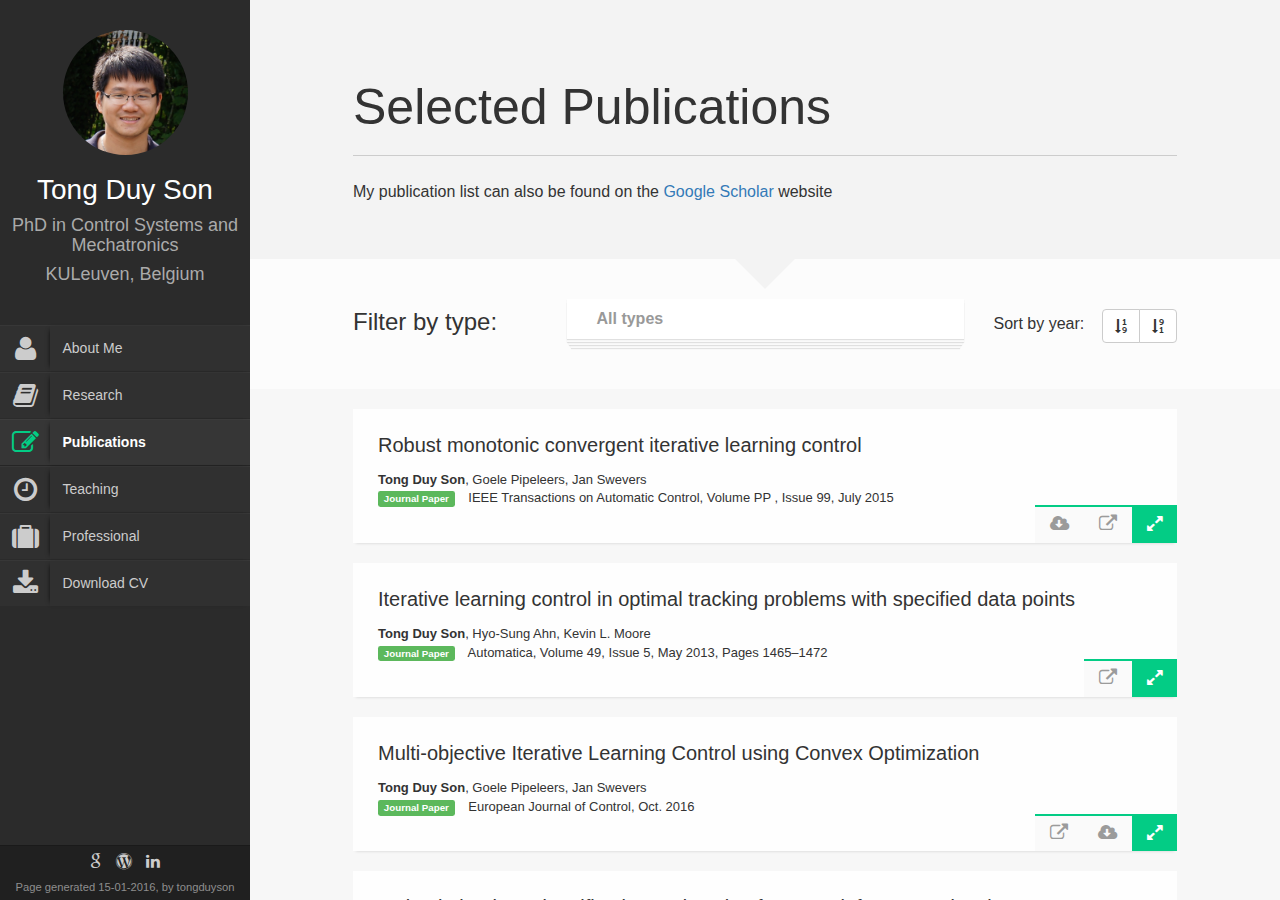
<file: publication.html>
﻿<!DOCTYPE html>
<html lang="en">
     <head>
        <title>Tong Duy Son personal page</title>
        <meta http-equiv="Content-Type" content="text/html; charset=UTF-8">
        <meta name="author" content="Tong Duy Son">
        <meta name="viewport" content="width=device-width, initial-scale=1, maximum-scale=1">
        
        <meta name="description" content="Resume and research" />
        <meta name="keywords" content="faculty profile, theme,css, html, jquery, transition, transform, 3d, css3" />

        <link rel="shortcut icon" href="../favicon.ico">

        <!--CSS styles-->
        <link rel="stylesheet" href="css/bootstrap.css">
        <link rel="stylesheet" href="css/font-awesome.min.css">  
        <link rel="stylesheet" href="css/perfect-scrollbar-0.4.5.min.css">
        <link rel="stylesheet" href="css/magnific-popup.css">
        <link rel="stylesheet" href="css/style.css">
        <link id="theme-style" rel="stylesheet" href="css/styles/default.css">

        
        <!--/CSS styles-->
        <!--Javascript files-->
        <script type="text/javascript" src="js/jquery-1.11.3.min.js"></script>
        <script type="text/javascript" src="js/TweenMax.min.js"></script>
        <script type="text/javascript" src="js/jquery.touchSwipe.min.js"></script>
        <script type="text/javascript" src="js/jquery.carouFredSel-6.2.1-packed.js"></script>
        
        <script type="text/javascript" src="js/modernizr.custom.63321.js"></script>
        <script type="text/javascript" src="js/jquery.dropdownit.js"></script>

        <script type="text/javascript" src="js/ScrollToPlugin.min.js"></script>

        <script type="text/javascript" src="js/bootstrap.min.js"></script>

        <script type="text/javascript" src="js/jquery.mixitup.min.js"></script>

        <script type="text/javascript" src="js/masonry.min.js"></script>

        <script type="text/javascript" src="js/perfect-scrollbar-0.4.5.with-mousewheel.min.js"></script>
        <script type="text/javascript" src="js/jquery.nicescroll.min.js"></script>


        <script type="text/javascript" src="js/magnific-popup.js"></script>
        <script type="text/javascript" src="js/custom.js"></script>

        <!--/Javascript files-->

    </head>
    <body>

        <div id="wrapper">
            <a href="#sidebar" class="mobilemenu"><i class="fa fa-reorder"></i></a>

            <div id="sidebar">
                <div id="sidebar-wrapper">
                    <div id="sidebar-inner">
                        <!-- Profile/logo section-->
                        <div id="profile" class="clearfix">
                            <div class="portrate hidden-xs"></div>
                            <div class="title">
                                <h2>Tong Duy Son</h2>
                                <h3>PhD in Control Systems and Mechatronics</h3>
								<h3>KULeuven, Belgium</h3>
                            </div>   
                        </div>
                        <!-- /Profile/logo section-->

                        <!-- Main navigation-->
                        <div id="main-nav">
                            <ul id="navigation">
                                <li>
                                  <a href="index.html">
                                    <i class="fa fa-user"></i>
                                    <div class="text">About Me</div>
                                  </a>
                                </li>  
                                
                                <li >
                                  <a href="research.html">
                                    <i class="fa fa-book"></i>
                                    <div class="text">Research</div>
                                  </a>
                                </li> 
                                
                                <li class="currentmenu">
                                  <a href="publication.html">
                                    <i class="fa fa-edit"></i>
                                    <div class="text">Publications</div>
                                  </a>
                                </li> 

                                <li>
                                  <a href="teaching.html">
                                    <i class="fa fa-clock-o"></i>
                                    <div class="text">Teaching</div>
                                  </a>
                                </li>

<!--                                 <li>
                                  <a href="gallery.html">
                                    <i class="fa fa-picture-o"></i>
                                    <div class="text">Gallery</div>
                                  </a>
                                </li> -->

								<li>
                                  <a href="professional.html">
                                    <i class="fa fa-suitcase"></i>
                                    <div class="text">Professional</div>
                                  </a>
                                </li> 

<!--                                 <li>
                                  <a href="contact.html">
                                      <i class="fa fa-calendar"></i>
                                      <div class="text">Contact Me</div>
                                  </a>
                                </li> -->
                               <li class="external">
                                  <a href="cv.pdf" target="_blank">
                                      <i class="fa fa-download"></i>
                                      <div class="text">Download CV</div>
                                  </a>
                                </li>
                            </ul>
                        </div>
                        <!-- /Main navigation-->
                        <!-- Sidebar footer -->
                        <div id="sidebar-footer">
                            <div class="social-icons">
                                <ul>  
                                    <li><a href="https://scholar.google.be/citations?user=LleVK_8AAAAJ&hl=en" target="_blank"><i class="fa fa-google"></i></a></li>
                                    <li><a href="https://tongduyson.wordpress.com/" target="_blank"><i class="fa fa-wordpress"></i></a></li>
                                    <li><a href="https://be.linkedin.com/in/tongduyson" target="_blank"><i class="fa fa-linkedin"></i></a></li>
                                </ul>
                            </div>

        
                            <div id="copyright">Page generated 15-01-2016, by tongduyson</div>
                    
                        </div>
                        <!-- /Sidebar footer -->
                    </div>

                </div>
            </div>

            <div id="main">
            
                <div id="publications" class="page">
                    <div class="page-container">
                        <div class="pageheader">
                            <div class="headercontent">
                                <div class="section-container">
                                    
                                    <h2 class="title">Selected Publications</h2>
                                    <div class="row">
                                        <div class="col-md-12">
										<p> My publication list can also be found on the <a href="https://scholar.google.be/citations?user=LleVK_8AAAAJ&hl=en" target="_blank">Google Scholar</a> website <p>
<!--                                         <p> Citations: 80 <p>
										<p> H-index: 4 <p> -->

										</div>
                                    </div>
                                    
                                </div>
                            </div>
                        </div>

                        <div class="pagecontents">
                            
                            <div class="section color-1" id="filters">
                                <div class="section-container">
                                    <div class="row">
                                        
                                        <div class="col-md-3">
                                            <h3>Filter by type:</h3>
                                        </div>
                                        <div class="col-md-6">
                                            <select id="cd-dropdown" name="cd-dropdown" class="cd-select">
                                                <option class="filter" value="all" selected>All types</option>
                                                <option class="filter" value="jpaper">Jounal Papers</option>
                                                <option class="filter" value="cpaper">Conference proceedings</option>
                                                <option class="filter" value="meetings">Miscellaneous (meetings, posters,...) </option>
                                             <!--   <option class="filter" value="book">Books</option>
                                                <!-- <option class="filter" value="report">Reports</option>
                                                <option class="filter" value="tpaper">Technical Papers</option> -->
                                            </select>
                                        </div>
                                        
                                        <div class="col-md-3" id="sort">
                                            <span>Sort by year:</span>
                                            <div class="btn-group pull-right"> 

                                                <button type="button" data-sort="data-year" data-order="desc" class="sort btn btn-default"><i class="fa fa-sort-numeric-asc"></i></button>
                                                <button type="button" data-sort="data-year" data-order="asc" class="sort btn btn-default"><i class="fa fa-sort-numeric-desc"></i></button>
                                            </div>
                                        </div>    
                                    </div>
                                </div>
                            </div>

                            <div class="section color-2" id="pub-grid">
                                <div class="section-container">
                                    
                                    <div class="row">
                                        <div class="col-md-12">
                                            <div class="pitems">
                                                

												<div class="item mix jpaper" data-year="2015">
                                                    <div class="pubmain">
                                                        <div class="pubassets">
                                                            
                                                            <a href="#" class="pubcollapse">
                                                                <i class="fa fa-expand"></i>
                                                            </a>
                                                            <a href="http://ieeexplore.ieee.org/xpl/articleDetails.jsp?arnumber=7160689" class="tooltips" title="External link" target="_blank">
                                                                <i class="fa fa-external-link"></i>
                                                            </a>
                                                            <a href="https://lirias.kuleuven.be/bitstream/123456789/505132/1/ieeetac_draft.pdf" class="tooltips" title="Download" target="_blank">
                                                                <i class="fa fa-cloud-download"></i>
                                                            </a>
                                                            
                                                        </div>

                                                        <h4 class="pubtitle">Robust monotonic convergent iterative learning control </h4>
                                                        <div class="pubauthor"><strong>Tong Duy Son</strong>,  Goele Pipeleers, Jan Swevers </div>
                                                        <div class="pubcite"><span class="label label-success">Journal Paper</span> IEEE Transactions on Automatic Control, Volume PP ,  Issue 99, July  2015</div>
                                                        
                                                    </div>
                                                    <div class="pubdetails">
                                                        <h4>Abstract</h4>
														<p> This paper presents an approach to deal with model uncertainty in iterative learning control (ILC). Model uncertainty generally degrades the performance of conventional learning algorithms. To deal with this problem, a robust worst-case norm-optimal ILC design is introduced. The design problem is reformulated as a convex optimization problem, which can be solved efficiently. The paper also shows that the proposed robust ILC is equivalent to conventional norm-optimal ILC with trial-varying parameters; accordingly, the design trade-off between robustness and convergence speed is analyzed. <p>
                                                    </div>
                                                </div>
												
												<div class="item mix jpaper" data-year="2012">
                                                    <div class="pubmain">
                                                        <div class="pubassets">
                                                            
                                                            <a href="#" class="pubcollapse">
                                                                <i class="fa fa-expand"></i>
                                                            </a>
                                                            <a href="http://www.sciencedirect.com/science/article/pii/S0005109813000721" class="tooltips" title="External link" target="_blank">
                                                                <i class="fa fa-external-link"></i>
                                                            </a>
<!--                                                             <a href="http://www.sciencedirect.com/science/article/pii/S0005109813000721" class="tooltips" title="Download" target="_blank">
                                                                <i class="fa fa-cloud-download"></i>
                                                            </a> -->
                                                            
                                                        </div>

                                                        <h4 class="pubtitle">Iterative learning control in optimal tracking problems with specified data points </h4>
                                                        <div class="pubauthor"><strong>Tong Duy Son</strong>,  Hyo-Sung Ahn, Kevin L. Moore </div>
                                                        <div class="pubcite"><span class="label label-success">Journal Paper</span> Automatica, Volume 49, Issue 5, May 2013, Pages 1465–1472</div>
                                                        
                                                    </div>
                                                    <div class="pubdetails">
                                                        <h4>Abstract</h4>
													    <p> In this paper, we present two iterative learning control (ILC) frameworks for tracking problems with specified data points that are desired points at certain time instants. To design ILC systems for such problems, unlike traditional ILC approaches, we first develop an algorithm in which not only the control signal but also the reference trajectory is updated at each trial. We investigate the relationship between the reference trajectory and ILC tracking control as it relates to the rate of convergence. Second, a new ILC scheme is proposed to produce output curves that pass close to the desired points. Here, the control signals are generated by solving an optimal ILC problem with respect to the desired sampling points. One of the key advantages of the proposed approaches is a significant reduction of the computational cost. <p>
                                                    </div>
                                                </div>
												
												
												<div class="item mix jpaper" data-year="2016">
                                                    <div class="pubmain">
                                                        <div class="pubassets">
                                                            
                                                            <a href="#" class="pubcollapse">
                                                                <i class="fa fa-expand"></i>                                                          
                                                            </a>
															<a href="multiobjILC.pdf" target="_blank">
                                                                <i class="fa fa-cloud-download"></i>
                                                            </a>
															<a href="http://www.sciencedirect.com/science/article/pii/S0947358016301649" class="tooltips" title="External link" target="_blank">
                                                                <i class="fa fa-external-link"></i>
                                                            </a>
                                                            
                                                        </div>

                                                        <h4 class="pubtitle">Multi-objective Iterative Learning Control using Convex Optimization </h4>
                                                        <div class="pubauthor"><strong>Tong Duy Son</strong>,  Goele Pipeleers, Jan Swevers </div>
                                                        <div class="pubcite"><span class="label label-success">Journal Paper</span> European Journal of Control, Oct. 2016 </div>
                                                        
                                                    </div>
                                                    <div class="pubdetails">
                                                        <h4>Abstract</h4>
														<p> This paper presents a multi-objective iterative learning control (ILC) design approach that realizes an optimal trade-off between robust convergence, converged tracking performance, convergence speed,  and input constraints. Linear time-invariant single-input single-output systems which are represented by both parametric and nonparametric models are considered. The noncausal filter Q(z) and learning function L(z) are simultaneously optimized by solving a convex optimization problem. The proposed method is applied to a non-minimal phase system and compared with a model-inversion based ILC design. Using the developed ILC design the underlying trade-off between tracking performance and convergence speed is thoroughly/quantitatively analyzed.<p>
                                                    </div>
                                                </div>
												
												<div class="item mix cpaper" data-year="2018">
                                                    <div class="pubmain">
                                                        <div class="pubassets">                                                           
                                                            <a href="#" class="pubcollapse">
                                                                <i class="fa fa-expand"></i>
                                                            </a>  
                                                            <a href="https://www.researchgate.net/publication/320907755_A_simulation-based_testing_and_validation_framework_for_ADAS_development" class="tooltips" title="External link" target="_blank">
                                                                <i class="fa fa-external-link"></i>
                                                            </a>                                             
                                                        </div>
                                                        <h4 class="pubtitle">A simulation-based verification and testing framework for ADAS development </h4>
                                                        <div class="pubauthor"><strong>Tong Duy Son</strong>, Awatsu L., Hubrechts J., Bhave A., and Van der Auwerier H. </div>
                                                        <div class="pubcite"><span class="label label-warning">Conference Paper</span> Transport Research Arena, Vienna, Austria, April 2018
														</div>                                                        
                                                    </div>
                                                    <div class="pubdetails">
                                                        <h4>Abstract</h4>
														<p> This paper presents a virtual validation and testing framework for ADAS (Advanced Driver Assistant System) planning and control development based on a co-simulation platform of vehicle dynamics and traffic environment tools. One of the main challenges in ADAS development is validating the planning and control algorithms in a closed-loop fashion, where both vehicle dynamics characteristics and a wide variety of traffic scenarios are taken into account. The designs should also guarantee optimal performance toward precise trajectory tracking, and time/fuel optimality with respect to various constraints. This work focuses on simulation-based approaches to frontload control design verification during the early phases of ADAS development involving two software: LMS Imagine.Lab Amesim and PreScan. The requirements for an interface that help to facilitate the co-simulation development are studied. The approach is demonstrated with three different use cases: adaptive cruise control, green wave technology, and autonomous parking. <p>
													</div>
                                                </div>

												<div class="item mix cpaper" data-year="2018">
                                                    <div class="pubmain">
                                                        <div class="pubassets">                                                           
                                                            <a href="#" class="pubcollapse">
                                                                <i class="fa fa-expand"></i>
                                                            </a>  
                                                            <a href="https://www.researchgate.net/publication/324485398_Autonomous_Valet_Parking_Planning_and_Control_Developments" class="tooltips" title="External link" target="_blank">
                                                                <i class="fa fa-external-link"></i>
                                                            </a>                                             
                                                        </div>
                                                        <h4 class="pubtitle">Autonomous Valet Parking Planning and Control Developments </h4>
                                                        <div class="pubauthor"><strong>Tong Duy Son</strong>, Herman Van der Auwerier, Joris Van Herbruggen </div>
                                                        <div class="pubcite"><span class="label label-warning">Conference Paper</span> JSAE Annual Congress, Yokohama, Japan, May 2018
														</div>                                                        
                                                    </div>
                                                    <div class="pubdetails">
                                                        <h4>Abstract</h4>
														<p> This work presents our research and development on autonomous valet parking planning and control. The designs focus on several aspects, mainly safety on collision avoidance with other cars, infrastructure and pedestrians, and optimality on precise tracking, driving time and fuel consumption. Moreover, the co-simulation structure of Simcenter Amesim and PreScan is investigated for the testing and validation framework. Amesim provides an integrated simulation platform to predict the multidisciplinary performance of vehicle dynamics and capabilities to accelerate design of control strategies. PreScan is a physics-based simulation platform that can simulate traffic scenarios and sensor technologies. <p>
													</div>
                                                </div>

                                                <div class="item mix cpaper" data-year="2018">
                                                    <div class="pubmain">
                                                        <div class="pubassets">                                                           
                                                            <a href="#" class="pubcollapse">
                                                                <i class="fa fa-expand"></i>
                                                            </a>  
                                                            <a href="https://www.researchgate.net/publication/325313157_RoFaLT_An_Optimization-based_Learning_Control_Tool_for_Nonlinear_Systems" class="tooltips" title="External link" target="_blank">
                                                                <i class="fa fa-external-link"></i>
                                                            </a>                                             
                                                        </div>
                                                        <h4 class="pubtitle">ROFALT: An Optimization-based Learning Control Tool for Nonlinear Systems </h4>
                                                        <div class="pubauthor"> Steinhauser, A.,  <strong>Son, T.D.</strong>,  Hostens, E., and Swevers, J. </div>
                                                        <div class="pubcite"><span class="label label-warning">Conference Paper</span> The 15th International Workshop on Advanced Motion Control (AMC2018), Tokyo, March 2018
														</div>                                                        
                                                    </div>
                                                    <div class="pubdetails">
                                                        <h4>Abstract</h4>
														<p> This paper presents ROFALT, a freely-available, model-based iterative learning control (ILC) tool for nonlinear systems, that strives to close the gap between the theory of nonlinear ILC and successful applications. By providing a simple yet powerful syntax, all phases of the design of a nonlinear ILC –from modeling, tuning and execution, to analysis – are supported. ROFALT implements an optimization-based two-step approach that yields fast convergence rates for nonlinear systems and is easily tunable to trade convergence speed off for robustness. To demonstrate the efficiency of ROFALT, an application to a tracking problem of a race car is considered, where a simple kinematic bicycle model is used to iteratively learn the control of complex vehicle dynamics. The results show fast convergence and the effect of different tunings is shown.<p>
													</div>
                                                </div>

                                                <div class="item mix cpaper" data-year="2017">
                                                    <div class="pubmain">
                                                        <div class="pubassets">                                                           
                                                            <a href="#" class="pubcollapse">
                                                                <i class="fa fa-expand"></i>
                                                            </a>  
                                                            <a href="https://www.researchgate.net/publication/320907581_A_Generalized_Frequency_Domain_Learning_Control_Design_with_Experimental_Validation" class="tooltips" title="External link" target="_blank">
                                                                <i class="fa fa-external-link"></i>
                                                            </a>                                             
                                                        </div>
                                                        <h4 class="pubtitle">A Generalized Frequency Domain Learning Control Design with Experimental Validation </h4>
                                                        <div class="pubauthor"> Steinhauser, A.,  <strong>Tong Duy Son</strong>, A., Pipeleers, G., and Swevers, J., and Van der Auwerier H. </div>
                                                        <div class="pubcite"><span class="label label-warning">Conference Paper</span> The 43rd Annual Conference of the IEEE Industrial Electronics Society (IECON2017), Beijing, Nov. 2017
														</div>                                                        
                                                    </div>
                                                    <div class="pubdetails">
                                                        <h4>Abstract</h4>
														<p> This paper presents a generalized iterative learning control (ILC) design in the frequency domain with experimental validation. The optimal ILC learning function and robustness filter function are simultaneously optimized by solving a linear programming problem using frequency response functions. Moreover, the design realizes an optimal trade-off between robust convergence, converged tracking performance, convergence speed, and input constraints. The proposed ILC method is experimentally validated on a lab scale overhead crane system. The results demonstrate the advantages of the approach as an automation design with optimal solutions, efficient computation, robustness and intuitive tuning for trade-off analyses between multiple ILC specifications.<p>
													</div>
                                                </div>



												<div class="item mix cpaper" data-year="2016">
                                                    <div class="pubmain">
                                                        <div class="pubassets">
                                                            
                                                            <a href="#" class="pubcollapse">
                                                                <i class="fa fa-expand"></i>
                                                            </a>                                                
                                                        </div>
                                                        <h4 class="pubtitle">Robust performance iterative learning control: analysis, synthesis and experimental validation  </h4>
                                                        <div class="pubauthor"><strong>Tong Duy Son</strong>, Armin Steinhauser, Goele Pipeleers, Jan Swevers </div>
                                                        <div class="pubcite"><span class="label label-warning">Conference Paper</span> The European Control Conference (ECC16), Aalborg, Denmark, July 2016
														</div>                                                        
                                                    </div>
                                                    <div class="pubdetails">
                                                        <h4>Abstract</h4>
														<p> This paper addresses robust performance analysis and synthesis of lifted system iterative learning control (ILC).  By applying the full block S-procedure, sufficient conditions for the robust performance of ILC with both unstructured and structured uncertainty are derived. In the synthesis problem, we consider the design of the learning filter Q for model-inversion based ILC. The problem is  reformulated as a convex optimization problem such that the converged tracking error is minimized subject to the monotonic convergence condition. This synthesis approach enables full automation of the ILC design since neither an uncertainty model has to be identified nor a robustness filter has to be chosen. The advantages of this novel robust performance ILC technique are demonstrated on an experimental linear motor test setup. <p>
													</div>
                                                </div>
												
                                                <div class="item mix cpaper" data-year="2015">
                                                    <div class="pubmain">
                                                        <div class="pubassets">
                                                            
                                                            <a href="#" class="pubcollapse">
                                                                <i class="fa fa-expand"></i>
                                                            </a>
                                                            <a href="http://ieeexplore.ieee.org/xpl/articleDetails.jsp?arnumber=7172100" class="tooltips" title="External link" target="_blank">
                                                                <i class="fa fa-external-link"></i>
                                                            </a>
                                                            <a href="https://lirias.kuleuven.be/bitstream/123456789/501168/2/ACC2015_final.pdf" class="tooltips" title="Download" target="_blank">
                                                                <i class="fa fa-cloud-download"></i>
                                                            </a>
                                                            
                                                        </div>

                                                        <h4 class="pubtitle">Robust analysis and synthesis with unstructured model uncertainty in lifted system iterative learning control </h4>
                                                        <div class="pubauthor"><strong>Tong Duy Son</strong>,  Goele Pipeleers, Jan Swevers</div>
                                                        <div class="pubcite"><span class="label label-warning">Conference Paper</span> 2015 American Control Conference (ACC15), Chicago, IL, USA, June 2015</div>
                                                        
                                                    </div>
                                                    <div class="pubdetails">
                                                        <h4>Abstract</h4>
                                                        <p>This paper discusses robust iterative learning control (ILC) analysis and synthesis problems that account for model uncertainty in the lifted system representation. In the robust analysis, we transform the robust monotonic convergence condition with unstructured uncertainty into an equivalent convex problem. In this framework, for a given learning gain Q, the design of the learning gain L  that maximizes the convergence speed is reformulated as a convex optimization problem. We discuss various properties of the proposed robust ILC analysis and design, and analyze the performance of the proposed robust ILC design through numerical simulations.</p>
                                                    </div>
                                                </div>
												
												<div class="item mix cpaper" data-year="2014">
                                                    <div class="pubmain">
                                                        <div class="pubassets">
                                                            
                                                            <a href="#" class="pubcollapse">
                                                                <i class="fa fa-expand"></i>
                                                            </a>
                                                            <a href="http://www.ifac-papersonline.net/Detailed/67133.html" class="tooltips" title="External link" target="_blank">
                                                                <i class="fa fa-external-link"></i>
                                                            </a>
                                                            <a href="https://lirias.kuleuven.be/bitstream/123456789/440802/3/IFAC14.pdf" class="tooltips" title="Download" target="_blank">
                                                                <i class="fa fa-cloud-download"></i>
                                                            </a>
                                                            
                                                        </div>

                                                        <h4 class="pubtitle">Experimental validation of robust iterative learning control on an overhead crane test setup </h4>
                                                        <div class="pubauthor"><strong>Tong Duy Son</strong>,  Goele Pipeleers, Jan Swevers</div>
                                                        <div class="pubcite"><span class="label label-warning">Conference Paper</span> The 19th World Congress of the International Federation of Automatic Control (IFAC 2014), Cape Town, South Africa, August 2014.</div>
                                                        
                                                    </div>
                                                    <div class="pubdetails">
                                                        <h4>Abstract</h4>
                                                        <p> This paper presents an experimental validation of a recently proposed robust norm-optimal iterative learning control (ILC).  The robust ILC input is computed by minimizing the worst-case value of a performance index under model uncertainty, yielding a convex optimization problem. The proposed robust ILC design is  experimentally validated on a lab scale overhead crane system, showing the advantages of the approach over classical ILC designs in monotonic convergence and tracking performance.  </p>
                                                    </div>
                                                </div>

                                                <div class="item mix cpaper" data-year="2013">
                                                    <div class="pubmain">
                                                        <div class="pubassets">
                                                            
                                                            <a href="#" class="pubcollapse">
                                                                <i class="fa fa-expand"></i>
                                                            </a>
                                                            <a href="http://ieeexplore.ieee.org/xpl/articleDetails.jsp?arnumber=6761084" class="tooltips" title="External link" target="_blank">
                                                                <i class="fa fa-external-link"></i>
                                                            </a>
                                                            <a href="https://lirias.kuleuven.be/bitstream/123456789/395678/3/cdc13.pdf" class="tooltips" title="Download" target="_blank">
                                                                <i class="fa fa-cloud-download"></i>
                                                            </a>
                                                            
                                                        </div>

                                                        <h4 class="pubtitle">Robust optimal iterative learning control with model uncertainty</h4>
                                                        <div class="pubauthor"><strong>Tong Duy Son</strong>,  Goele Pipeleers, Jan Swevers</div>
                                                        <div class="pubcite"><span class="label label-warning">Conference Paper</span> The 52nd IEEE Conference on Decision and Control (CDC13), Florence, Italy, December 2013. </div>
                                                        
                                                    </div>
                                                    <div class="pubdetails">
                                                        <h4>Abstract</h4>
                                                        <p> In this paper we present an approach to deal with model uncertainty in norm-optimal iterative learning control (ILC). Model uncertainty generally degrades the convergence and performance of conventional learning algorithms. To deal with model uncertainty, a robust worst-case norm-optimal ILC is introduced. The problem is then reformulated as a convex minimization problem, which can be solved efficiently to generate the control signal. The paper also investigates the relationship between the proposed approach and conventional norm-optimal ILC; where it is found that our design method is equivalent to conventional norm-optimal ILC with trial-varying learning gains. Finally, simulation results of the presented technique are given. </p>
                                                    </div>
                                                </div>
												<div class="item mix cpaper" data-year="2013">
                                                    <div class="pubmain">
                                                        <div class="pubassets">
                                                            
                                                            <a href="#" class="pubcollapse">
                                                                <i class="fa fa-expand"></i>
                                                            </a>
                                                            <a href="http://ieeexplore.ieee.org/xpl/login.jsp?tp=&arnumber=6669535&url=http%3A%2F%2Fieeexplore.ieee.org%2Fxpls%2Fabs_all.jsp%3Farnumber%3D6669535" class="tooltips" title="External link" target="_blank">
                                                                <i class="fa fa-external-link"></i>
                                                            </a>
                                                            <a href="https://lirias.kuleuven.be/bitstream/123456789/363064/3/ecc13.pdf" class="tooltips" title="Download" target="_blank">
                                                                <i class="fa fa-cloud-download"></i>
                                                            </a>
                                                            
                                                        </div>

                                                        <h4 class="pubtitle">Optimal iterative learning control design with trial-varying initial conditions</h4>
                                                        <div class="pubauthor"><strong>Tong Duy Son</strong>,  Goele Pipeleers, Jan Swevers</div>
                                                        <div class="pubcite"><span class="label label-warning">Conference Paper</span> The European Control Conference (ECC13), Zurich, Switzerland, July 2013
														</div>                                                        
                                                    </div>
                                                    <div class="pubdetails">
                                                        <h4>Abstract</h4>
                                                        <p> In this paper we present an approach to deal with trial-varying initial conditions in norm-optimal iterative learning control (ILC). Varying initial conditions generally degrade the performance of conventional learning algorithms. We therefore introduce a worst-case optimization problem that accounts for trial-varying of initial conditions. The optimization is then reformulated as a convex minimization problem, which can be solved efficiently to generate the control signal. We investigate the relationship between the proposed approach and classical norm-optimal ILC; where we find that our methodology is equivalent to classical norm-optimal ILC with trial-varying parameters. Finally, simulation results of the presented technique are given.  </p>
                                                    </div>
                                                </div>
												
												<div class="item mix cpaper" data-year="2012">
                                                    <div class="pubmain">
                                                        <div class="pubassets">
                                                            
                                                            <a href="#" class="pubcollapse">
                                                                <i class="fa fa-expand"></i>
                                                            </a>
                                                            <a href="http://ieeexplore.ieee.org/xpl/articleDetails.jsp?arnumber=6398250" class="tooltips" title="External link" target="_blank">
                                                                <i class="fa fa-external-link"></i>
                                                            </a>
<!--                                                             <a href="http://ieeexplore.ieee.org/xpl/articleDetails.jsp?arnumber=6398250" class="tooltips" title="Download" target="_blank">
                                                                <i class="fa fa-cloud-download"></i>
                                                            </a> -->
                                                        </div>

                                                        <h4 class="pubtitle">Optimal iterative learning control with uncertain reference points </h4>
                                                        <div class="pubauthor"><strong>Tong Duy Son</strong>, Hyo-Sung Ahn </div>
                                                        <div class="pubcite"><span class="label label-warning">Conference Paper</span> The 2012 IEEE Multi-Conference on Systems and Control (MSC 2012), Dubrovnik, Croatia , October 2012
														</div>                                         
                                                    </div>
                                                    <div class="pubdetails">
                                                        <h4>Abstract</h4>
                                                        <p> In this paper, we present two iterative learning control (ILC) frameworks for multiple points tracking problems. First, we present an ILC scheme to produce output curves that pass close to the reference points without considering the reference trajectory. Here, the control signals are generated by solving an optimal ILC problem with respect to the points. Second, we propose an optimal ILC multiple points tracking technique to handle non-repetitive uncertainties at reference points, which happens naturally in real applications due to noise contamination, disturbances, and other control purpose. As a result, the problem is formulated as a two-objective optimization problem.  </p>
                                                    </div>
                                                </div>
												
												<div class="item mix cpaper" data-year="2011">
                                                    <div class="pubmain">
                                                        <div class="pubassets">
                                                            
                                                            <a href="#" class="pubcollapse">
                                                                <i class="fa fa-expand"></i>
                                                            </a>
                                                            <a href="http://ieeexplore.ieee.org/xpl/articleDetails.jsp?arnumber=6160494" class="tooltips" title="External link" target="_blank">
                                                                <i class="fa fa-external-link"></i>
                                                            </a>
<!--                                                             <a href="http://ieeexplore.ieee.org/xpl/articleDetails.jsp?arnumber=6160494" class="tooltips" title="Download" target="_blank">
                                                                <i class="fa fa-cloud-download"></i>
                                                            </a> -->
                                                            
                                                        </div>

                                                        <h4 class="pubtitle">Iterative learning control for optimal multiple-point tracking </h4>
                                                        <div class="pubauthor"><strong>Tong Duy Son</strong>, Dinh Hoa Nguyen, Hyo-Sung Ahn </div>
                                                        <div class="pubcite"><span class="label label-warning">Conference Paper</span> The 50th IEEE Conference on Decision and Control and European Control Conference(CDC-ECC 2011), Orlando, Florida, USA, December 2011  
														</div>                                                       
                                                    </div>
                                                    <div class="pubdetails">
                                                        <h4>Abstract</h4>
														<p>This paper presents a new optimization-based iterative learning control (ILC) framework for multiple-point tracking control. Conventionally, one demand prior to designing ILC algorithms for such problems is to build a reference trajectory that passes through all given points at given times. In this paper, we produce output curves that pass close to the desired points without considering the reference trajectory. Here, the control signals are generated by solving an optimal ILC problem with respect to the points. As such, the whole process becomes simpler; key advantages include significantly decreasing the computational cost and improving performance. Our work is then examined in both continuous and discrete systems. <p>
                                                    </div>
                                                </div>
												
												<div class="item mix cpaper" data-year="2011">
                                                    <div class="pubmain">
                                                        <div class="pubassets">
                                                            
                                                            <a href="#" class="pubcollapse">
                                                                <i class="fa fa-expand"></i>
                                                            </a>
                                                            <a href="http://ieeexplore.ieee.org/xpl/articleDetails.jsp?arnumber=5990633" class="tooltips" title="External link" target="_blank">
                                                                <i class="fa fa-external-link"></i>
                                                            </a>
<!--                                                             <a href="http://ieeexplore.ieee.org/xpl/articleDetails.jsp?arnumber=5990633" class="tooltips" title="Download" target="_blank">
                                                                <i class="fa fa-cloud-download"></i>
                                                            </a> -->
                                                            
                                                        </div>
                                                        <h4 class="pubtitle">Terminal iterative learning control with multiple intermediate pass points </h4>
                                                        <div class="pubauthor"><strong>Tong Duy Son</strong>, Hyo-Sung Ahn </div>
                                                        <div class="pubcite"><span class="label label-warning">Conference Paper</span> The 2011 American Control Conference (ACC11), San Francisco, California, USA, June 2011 <strong>(The Best Presentation in Session Award) </strong>  
														</div>
                                                        
                                                    </div>
                                                    <div class="pubdetails">
                                                        <h4>Abstract</h4>
														<p> In this paper, we present iterative learning control (ILC) algorithms for terminal control in multi-input multi output systems. The optimal ILC framework is investigated for the formulations of single-terminal point and multiple intermediate pass points tracking control. First, we consider an initial learning control technique for one final output, before sequentially exploring multiple terminal output-tracking via initial and changing inputs. The novel contribution of this work is in the analysis of the terminal ILC algorithms, regardless of the stability, monotonic convergence, and performance properties in both cases. Illustrative examples are then provided to verify the proposed approaches. <p>
                                                    </div>
                                                </div>
												
												
												<div class="item mix cpaper" data-year="2011">
                                                    <div class="pubmain">
                                                        <div class="pubassets">
                                                            
                                                            <a href="#" class="pubcollapse">
                                                                <i class="fa fa-expand"></i>
                                                            </a>
                                                            <a href="http://ieeexplore.ieee.org/xpl/articleDetails.jsp?arnumber=6045393" class="tooltips" title="External link" target="_blank">
                                                                <i class="fa fa-external-link"></i>
                                                            </a>
<!--                                                             <a href="http://ieeexplore.ieee.org/xpl/articleDetails.jsp?arnumber=6045393" class="tooltips" title="Download" target="_blank">
                                                                <i class="fa fa-cloud-download"></i>
                                                            </a> -->
                                                            
                                                        </div>
                                                        <h4 class="pubtitle">An interpolation method of multiple terminal iterative learning control </h4>
                                                        <div class="pubauthor"><strong>Tong Duy Son</strong>, Dinh Hoa Nguyen, Hyo-Sung Ahn </div>
                                                        <div class="pubcite"><span class="label label-warning">Conference Paper</span> The 2011 IEEE Multi-Conference on Systems and Control (MSC 2011), Denver, CO 80202, USA, September 2011  </div>
                                                        
                                                    </div>
                                                    <div class="pubdetails">
                                                        <h4>Abstract</h4>
														<p> In this paper, we present an iterative learning control (ILC) algorithm to track specified desired multiple terminal points at given time instants. A framework to update the desired trajectories from given points is developed based on the interpolation technique. The approach shows better rate of convergence of the errors. The simulation with a satellite antenna control model is demonstrated to show the effectiveness of our approach. <p>
                                                    </div>
                                                </div>
												
												<div class="item mix meetings" data-year="2015">
                                                    <div class="pubmain">
                                                        <h4 class="pubtitle">Model inversion-based iterative learning control: Optimal performance trade-offs </h4>
                                                        <div class="pubauthor"><strong>Tong Duy Son</strong>,  Goele Pipeleers, Jan Swevers </div>
                                                        <div class="pubcite"><span class="label label-info">Meeting</span> 34th Benelux Meeting on Systems and Control, Lommel, Belgium, 24-26 March, 2015
														</div>
                                                        
                                                    </div>
                                                </div>
												
												<div class="item mix meetings" data-year="2014">
                                                    <div class="pubmain">
                                                        <h4 class="pubtitle">Robust iterative learning control with experimental validation</h4>
                                                        <div class="pubauthor"><strong>Tong Duy Son</strong>,  Goele Pipeleers, Jan Swevers </div>
                                                        <div class="pubcite"><span class="label label-info">Meeting</span> 33rd Benelux Meeting on Systems and Control, Heijden, Netherlands, 25-27 March, 2014
														</div>
                                                        
                                                    </div>
                                                </div>
												
												<div class="item mix meetings" data-year="2013">
                                                    <div class="pubmain">
                                                        <h4 class="pubtitle">Robust ILC with trial-varying initial conditions </h4>
                                                        <div class="pubauthor"><strong>Tong Duy Son</strong>,  Goele Pipeleers, Jan Swevers </div>
                                                        <div class="pubcite"><span class="label label-info">Meeting</span> 32nd Benelux Meeting on Systems and Control, Houffalize, Belgium, 26-28 March, 2013
														</div>
                                                        
                                                    </div>
                                                </div>
												
												<div class="item mix meetings" data-year="2011">
                                                    <div class="pubmain">
                                                        <h4 class="pubtitle">An iterative learning control approach for tuning PID parameters in vibration isolator </h4>
                                                        <div class="pubauthor">Dang Khanh Le, Taek-Kun Nam, <strong>Tong Duy Son</strong> </div>
                                                        <div class="pubcite"><span class="label label-info">Symposium</span> The International Symposium on Marine Engineering (ISME), Kobe, Japan, October 2011 
														</div>
                                                        
                                                    </div>
                                                </div>
												
												<div class="item mix meetings" data-year="2011">
                                                    <div class="pubmain">
                                                        <h4 class="pubtitle">Multi-obecjtive iterative learning control </h4>
                                                        <div class="pubauthor"><strong>Tong Duy Son</strong>,  Goele Pipeleers, Jan Swevers </div>
                                                        <div class="pubcite"><span class="label label-info">Poster</span> IAP DYSCO Study Day: Dynamical systems, control and optimization, KULeuven, November 2015
														</div>
                                                        
                                                    </div>
                                                </div>
												
																								<div class="item mix meetings" data-year="2011">
                                                    <div class="pubmain">
                                                        <h4 class="pubtitle">Robust ILC: experiment validation on an overhead crane </h4>
                                                        <div class="pubauthor"><strong>Tong Duy Son</strong>,  Goele Pipeleers, Jan Swevers </div>
                                                        <div class="pubcite"><span class="label label-info">Poster</span> IAP DYSCO Study Day: Dynamical systems, control and optimization, UGent, November 2014
														</div>
                                                        
                                                    </div>
                                                </div>
												
  

                                            </div>
                                        </div>
                                    </div>

                                </div>
                            </div>

                        </div>
                    </div>
                </div>

                
            </div>
        </div>
    </body>
</html>
</file>
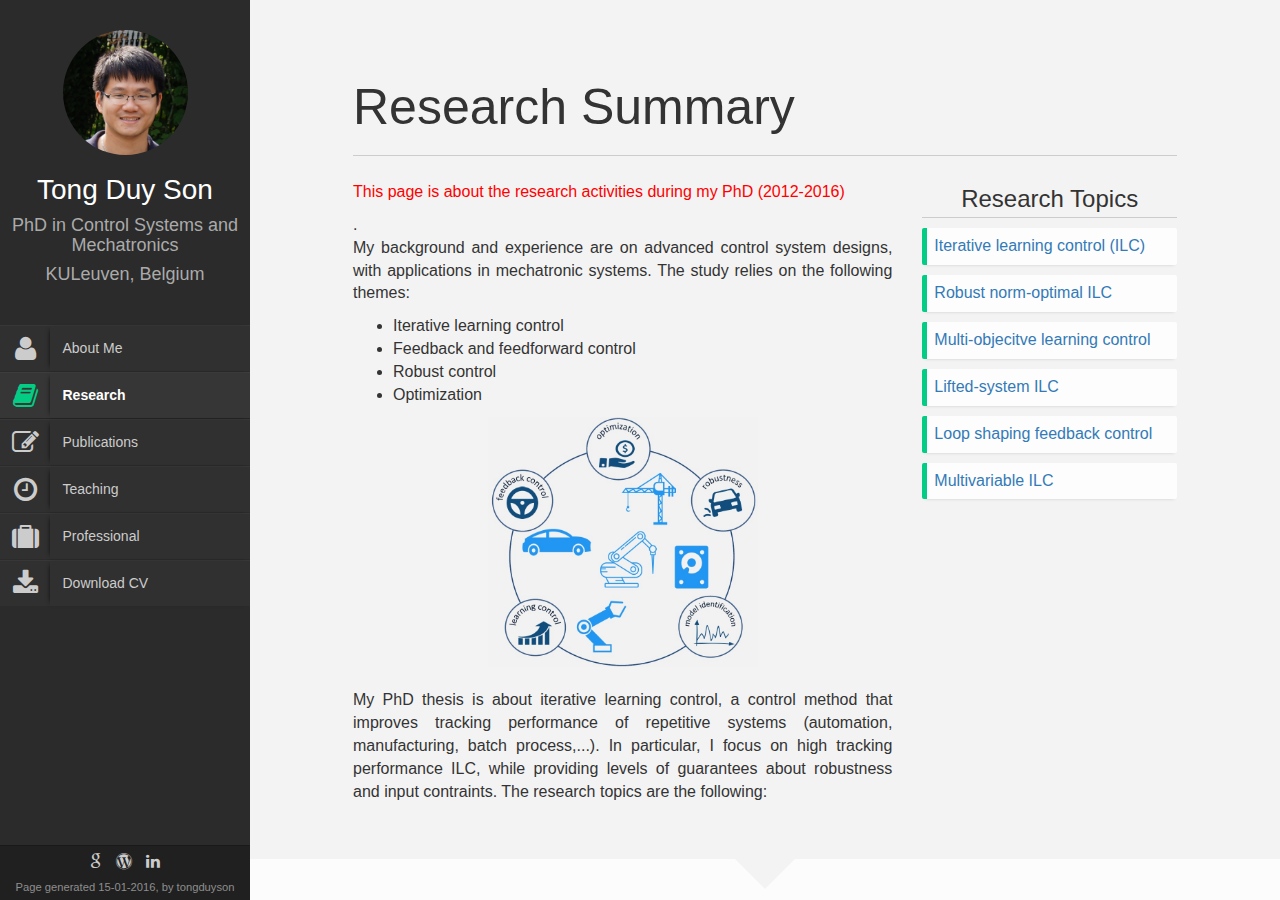
<file: research.html>
﻿<!DOCTYPE html>
<html lang="en">
     <head>
        <title>Tong Duy Son personal page</title>
        <meta http-equiv="Content-Type" content="text/html; charset=UTF-8">
        <meta name="author" content="Tong Duy Son">
        <meta name="viewport" content="width=device-width, initial-scale=1, maximum-scale=1">
        
        <meta name="description" content="Resume and research" />
        <meta name="keywords" content="faculty profile, theme,css, html, jquery, transition, transform, 3d, css3" />

        <link rel="shortcut icon" href="../favicon.ico">

        <!--CSS styles-->
        <link rel="stylesheet" href="css/bootstrap.css">
        <link rel="stylesheet" href="css/font-awesome.min.css">  
        <link rel="stylesheet" href="css/perfect-scrollbar-0.4.5.min.css">
        <link rel="stylesheet" href="css/magnific-popup.css">
        <link rel="stylesheet" href="css/style.css">
        <link id="theme-style" rel="stylesheet" href="css/styles/default.css">

        
        <!--/CSS styles-->
        <!--Javascript files-->
		<script type="text/javascript" async 
		src="https://cdn.mathjax.org/mathjax/latest/MathJax.js?config=TeX-MML-AM_CHTML">
		</script>

        <script type="text/javascript" src="js/jquery-1.11.3.min.js"></script>
        <script type="text/javascript" src="js/TweenMax.min.js"></script>
        <script type="text/javascript" src="js/jquery.touchSwipe.min.js"></script>
        <script type="text/javascript" src="js/jquery.carouFredSel-6.2.1-packed.js"></script>
        
        <script type="text/javascript" src="js/modernizr.custom.63321.js"></script>
        <script type="text/javascript" src="js/jquery.dropdownit.js"></script>

        <script type="text/javascript" src="js/ScrollToPlugin.min.js"></script>

        <script type="text/javascript" src="js/bootstrap.min.js"></script>

        <script type="text/javascript" src="js/jquery.mixitup.min.js"></script>

        <script type="text/javascript" src="js/masonry.min.js"></script>

        <script type="text/javascript" src="js/perfect-scrollbar-0.4.5.with-mousewheel.min.js"></script>
        <script type="text/javascript" src="js/jquery.nicescroll.min.js"></script>


        <script type="text/javascript" src="js/magnific-popup.js"></script>
        <script type="text/javascript" src="js/custom.js"></script>

        <!--/Javascript files-->

    </head>
    <body>

        <div id="wrapper">
            <a href="#sidebar" class="mobilemenu"><i class="fa fa-reorder"></i></a>

            <div id="sidebar">
                <div id="sidebar-wrapper">
                    <div id="sidebar-inner">
                        <!-- Profile/logo section-->
                        <div id="profile" class="clearfix">
                            <div class="portrate hidden-xs"></div>
                            <div class="title">
                                <h2>Tong Duy Son</h2>
                                <h3>PhD in Control Systems and Mechatronics</h3>
								<h3>KULeuven, Belgium</h3>
                            </div>   
                        </div>
                        <!-- /Profile/logo section-->

                        <!-- Main navigation-->
                        <div id="main-nav">
                            <ul id="navigation">
                                <li>
                                  <a href="index.html">
                                    <i class="fa fa-user"></i>
                                    <div class="text">About Me</div>
                                  </a>
                                </li>  
                                
                                <li class="currentmenu">
                                  <a href="research.html">
                                    <i class="fa fa-book"></i>
                                    <div class="text">Research</div>
                                  </a>
                                </li> 
                                
                                <li>
                                  <a href="publication.html">
                                    <i class="fa fa-edit"></i>
                                    <div class="text">Publications</div>
                                  </a>
                                </li> 

                                <li>
                                  <a href="teaching.html">
                                    <i class="fa fa-clock-o"></i>
                                    <div class="text">Teaching</div>
                                  </a>
                                </li>

<!--                                 <li>
                                  <a href="gallery.html">
                                    <i class="fa fa-picture-o"></i>
                                    <div class="text">Gallery</div>
                                  </a>
                                </li> -->

								<li>
                                  <a href="professional.html">
                                    <i class="fa fa-suitcase"></i>
                                    <div class="text">Professional</div>
                                  </a>
                                </li> 

<!--                                 <li>
                                  <a href="contact.html">
                                      <i class="fa fa-calendar"></i>
                                      <div class="text">Contact Me</div>
                                  </a>
                                </li> -->
                               <li class="external">
                                  <a href="cv.pdf" target="_blank">
                                      <i class="fa fa-download"></i>
                                      <div class="text">Download CV</div>
                                  </a>
                                </li>
                            </ul>
                        </div>
                        <!-- /Main navigation-->
                        <!-- Sidebar footer -->
                        <div id="sidebar-footer">
                            <div class="social-icons">
                                <ul>  
                                    <li><a href="https://scholar.google.be/citations?user=LleVK_8AAAAJ&hl=en" target="_blank"><i class="fa fa-google"></i></a></li>
                                    <li><a href="https://tongduyson.wordpress.com/" target="_blank"><i class="fa fa-wordpress"></i></a></li>
                                    <li><a href="https://be.linkedin.com/in/tongduyson" target="_blank"><i class="fa fa-linkedin"></i></a></li>
                                </ul>
                            </div>

        
                            <div id="copyright">Page generated 15-01-2016, by tongduyson</div>
                    
                        </div>
                        <!-- /Sidebar footer -->
                    </div>

                </div>
            </div>

            <div id="main">
            
                <div id="research" class="page">
                    <div class="pageheader">

                        <div class="headercontent">

                            <div class="section-container">
                                <h2 class="title">Research Summary</h2>
                            
                                <div class="row">
                                    <div class="col-md-8">
                                        <p align="justify"> <font color="red"> This page is about the research activities during my PhD (2012-2016) </font> </p>. 
                                        <p align="justify"> My background and experience are on advanced control system designs, with applications in mechatronic systems. The study relies on the following themes:</p>
											<ul>
											<li>Iterative learning control</li>
											<li>Feedback and feedforward control</li>											
											<li>Robust control</li>
											<li>Optimization</li>
											</ul>
										<center> <img alt="image" src="img/gallery/control.jpg" alt="Smiley face"  height="250" width="270"> </center>
										<BR>
<!-- 										<p align="justify"> After more than 6 years working in the field of automatic control, I have gained a broad knowledge in many aspects of control theory (linear and nonlinear control, robust control, optimal control...), control design techniques (PID, loop-shaping, mu-synthesis, MIMO control....), and numerical optimization (convex optimization, LMI,...). </p>
										<p align="justify"> As a control engineer, I am very skilled with MATLAB as it is the most ubiquitous software for matrix calculations and algebra. I have also gained experience with real-time implementation (i.e. dSPACE, Simulink) of control implementation and system identification.   </p>
 -->
										<p align="justify"> My PhD thesis is about iterative learning control, a control method that improves tracking performance of repetitive systems (automation, manufacturing, batch process,...). In particular, I focus on high tracking performance ILC, while providing levels of
                                                            guarantees about robustness and input contraints. The research topics are the following:  </p>
										</div>
                                    <div class="col-md-4">
                                        <div class="subtitle text-center">
                                            <h3>Research Topics</h3>
                                        </div>
                                        <ul class="ul-boxed list-unstyled">
                                            <li><a href="#topic1">Iterative learning control (ILC) </a> </li>
                                            <li><a href="#topic2">Robust norm-optimal ILC  </a> </li>
                                            <li><a href="#topic3">Multi-objecitve learning control </a> </li>
                                            <li><a href="#topic4">Lifted-system ILC </a> </li>
                                            <li><a href="#topic5">Loop shaping feedback control </a> </li>
                                            <li><a href="#topic6">Multivariable ILC </a> </li>
                                        </ul>
<!-- 										 <ul class="ul-boxed list-unstyled">
                                            <li>Control theory and applications </li>
                                            <li>Mechatronic systems</li>
                                            <li>Precision motion control</li>
											<li>Autonomous vehicles</li>
											<li>Control for manufacturing</li>
											<li>Optimization</li>
                                        </ul> -->
                                    </div>
                                </div>
                            </div>
                        </div>
                    </div>

                    <div class="pagecontents">
                        
                        <div class="section color-1">
                            <div class="section-container">
                                
                                <div class="row">
                                    <div class="col-md-10 col-md-offset-1">
                                        <div class="title text-center">
                                            <h3>Research Topics</h3>
                                        </div>
                                        <ul class="ul-withdetails">
                                            <li>
                                                <div class="row">
                                                    <div class="col-sm-4 col-md-3">
                                                        <div class="image">
                                                            <img alt="image" src="img/lab/ilc.jpg" class="img-responsive">
                                                            <div class="imageoverlay">
                                                                <i class="fa fa-search"></i>
                                                            </div>

                                                        </div>
                                                    </div>
                                                    <div class="col-sm-8 col-md-9" id="topic1">
                                                        <div class="meta">
                                                            <h3>Iterative learning control (ILC)</h3>
															<p> general introduction...</p>
                                                        </div>
                                                    </div>
                                                </div>
                                                <div class="details">
											      <p align="justify"> Iterative learning control (ILC) is widely used to control repetitive processes  because of its ability to realize
high tracking performance in spite of imperfect model knowledge and repeating disturbances. The key idea of ILC is to update the control signal iteratively based on measured data from previous trials: </p>
<p><center>\(<br />
\begin{equation}
u_{j+1}(k) = Q(\mathrm{q})\left[{u_{j}(k) + L(\mathrm{q})e_{j}(k+1) }\right],
\end{equation}
<br />\)</center><BR>											  
												 <p align="justify"> where <span class="math">\(Q(\mathrm{q})\) </span> and <span class="math">\(L(\mathrm{q})\) </span> are the  Q-filter and the learning function, respectively. </p>
												 <p align="justify"> Generally, my  ILC research aims to solve the following questions:  </p>																									
													<ul style="list-style-type:disc">
													<li>How to obtain robustness against model uncertainty while still guarantee high tracking performance?</li>
													<li>Apply optimization tools to design ILC for optimal converged error and optimal convergence speed objectives</li>											
													<li>Incorporate multiple ILC objectives in an ILC design: robustness, convergence speed, tracking performance and input constraint, and analyze trade-off between objective indices.</li>
													</ul>									
												</div>
                                            </li>
                                            <li>
                                                <div class="row">
                                                    <div class="col-sm-4 col-md-3">
                                                        <div class="image">
                                                            <img alt="image" src="img/lab/crane8.jpg"  class="img-responsive" >
                                                            <div class="imageoverlay">
                                                                <i class="fa fa-search"></i>
                                                            </div>

                                                        </div>
                                                    </div>
                                                    <div class="col-sm-8 col-md-9" id="topic2">
                                                        <div class="meta">
                                                            <h3>Robust convergent norm-optimal ILC </h3>
															<p> with overhead crane application</p>
														</div>
                                                    </div>
                                                </div>
                                                <div class="details">
												<p align="justify"> In norm-optimal ILC, the input signal for the next trial is generated by solving an optimization problem. This approach can deal with input constraints efficiently. The cost function relies on the system model, and hence model uncertainty can cause divergence  and/or degrade performance of norm-optimal ILC. To deal with this problem, we propose a robust worst-case norm-optimal ILC design, where model uncertainty is taken into account:  </p>
<BR><p><center>\(<br />
\begin{equation} 
\begin{array}{ll}
\displaystyle\min_{u_{j+1}}\displaystyle\sup_{ \Delta \in \mathcal{B}_{\Delta}} J\left( {u}_{j + 1}, \Delta \right) 
\end{array}
\end{equation}
<br />\)</center><BR>
												<p align="justify"> The design problem is reformulated as a convex optimization problem, and can be solved efficiently to obtain the optimal input signal for the next trial. </p>
												<BR><center> <img alt="image" src="img/lab/normILC.jpg" alt="Smiley face"  height="220" width="400"> </center>
												<BR>
												<p align="justify"> The robust controller is equivalent to an adaptive ILC design.  <p>
												<p align="justify"> The proposed robust ILC design is  experimentally validated on a lab scale overhead crane system, showing the advantages of the approach over classical ILC designs in monotonic convergence and tracking performance.  </p>
												<p> <ins>References: </ins></p>
												<p> <small>Tong Duy, S., Pipeleers, G., Swevers, J., "Robust Monotonic Convergent Iterative Learning Control", <i> IEEE Transaction on Automatic Control </i>, Issue 99, July  2015 </small></p>
												<p> <small>Tong Duy, S., Pipeleers, G., Swevers, J., "Experimental Validation of Robust Iterative Learning Control on an Overhead Crane Test Setup", <i> The 19th World Congress of the International Federation of Automatic Control (IFAC14)</i>, Cape Town, Aug. 2014 </small></p> 												
												</div>
                                            </li>
                                            <li>
                                                <div class="row">
                                                    <div class="col-sm-4 col-md-3">
                                                        <div class="image">
                                                            <img alt="image" src="img/lab/multiobj3.jpg"  class="img-responsive" height="400" width="400">
                                                            <div class="imageoverlay">
                                                                <i class="fa fa-search"></i>
                                                            </div>

                                                        </div>
                                                    </div>
                                                    <div class="col-sm-8 col-md-9" id="topic3">
                                                        <div class="meta">
                                                            <h3>Multi-objecitve ILC</h3>
                                                            <p> robust convergence, tracking performance, convergence rate, and input constraint</p>
                                                        </div>
                                                    </div>
                                                </div>
                                                <div class="details">
													<p align="justify"> The novelty of this work has two folds. First, we aim to design a one-step optimization based ILC design to solve for noncausal Q-filter and learning function simultaneously. Second, multiple ILC objectives are incorporated into our ILC algorithm: </p>
<BR><p><center>\(<br />
\begin{align}
\begin{array}{ll}
\displaystyle\min_{Q(\mathrm{q}),\; L(\mathrm{q})} & \text{convergence speed} \\
\text{subject to} & \text{robust convergence} \\ 
& \text{robust performance}\\ 
& \text{input constraint}.
\end{array}
\end{align}
<br />\)</center><BR>												
												   <p align="justify"> We reformulate the problem as a convex problem, guaranteeing an efficient and reliable computation of the global optimum and allowing straightforward computation of trade-off curves between different performance indices. These trade-off curves aid the control engineers in selecting their desired controller taking into account different objectives. </p>
												<BR><center> <img alt="image" src="img/lab/multiobj.jpg" alt="Smiley face"  height="290" width="420"> </center>
												<BR>
												   <p align="justify">  The figure show the trade-off curves with different converged error performance weighting function <span class="math">\(W_{\text{p}}(\mathrm{q})\) </span> and uncertainty weighting function <span class="math">\(W(\mathrm{q})\) </span>. </p>
												   <p align="justify"> This work provides an effiient automated method for tuning ILC controller, and readily extended in many ways (i.e. model structure, ILC structure). </p>
												<p> <ins>References: </ins></p>
												<p> <small>Tong Duy, S., Pipeleers, G., Swevers, J., "Multi-objective Iterative Learning Control using Convex Optimization", <i> European Journal of Control (submitted) </i> </small></p>
								
												</div>
                                            </li>
                                            <li>
                                                <div class="row">
                                                    <div class="col-sm-4 col-md-3">
                                                        <div class="image">
                                                            <img alt="image" src="img/lab/xytable2.jpg"  class="img-responsive" height="400" width="400">
                                                            <div class="imageoverlay">
                                                                <i class="fa fa-search"></i>
                                                            </div>

                                                        </div>
                                                    </div>
                                                    <div class="col-sm-8 col-md-9" id="topic4">
                                                        <div class="meta">
                                                            <h3>Lifted-system representation ILC </h3>
                                                            <p> analysis and design </p>
                                                        </div>
                                                    </div>
                                                </div>
                                                <div class="details">
                                                    <p align="justify"> ILC system considers control task with finite time duration, leading to various ILC analyses and designs using the lifted system representation (i.e. learning matrices corresponds to the  number of samples in the system). In this research, my main contributions are:  </p>																									
													<ul style="list-style-type:disc">
													<li>Proposed lifted system representation ILC robust convergence and robust performance analysis, taking into account model uncertainty</li>
													<li>Proposed ILC design for fastest convergence and smallest converged error objectives which are based on the proposed analyses</li>											
													</ul>
                                                    <p align="justify"> The results are validated numerically and experimentally on an XY-Table setup in the lab (collaboration with my colleague Armin Steinhauser).  </p>																																						
												    <img alt="image" src="img/lab/liftILC.jpg"  class="img-responsive" height="250" width="650">
													<p align="justify"> Tracking error norm in the trial domain (left) and tracking error in the time domain (trial 2(red), trial 3(blue), trial 25 (green)  </p>																																						
													<p> <ins>References: </ins></p>
													<p> <small>Tong Duy, S., Pipeleers, G., Swevers, J., "Robust Analysis and Synthesis with Unstructured Model Uncertainty in Lifted System ILC", <i> 2015 American Control Conference (ACC15), </i>, Chicago, IL, Jun. 2015 </small></p> 												
													<p> <small>Tong Duy, S., Steinhauser, A., Pipeleers, G., Swevers, J., "Robust performance iterative learning control : Analysis, synthesis and experimental Validation", <i> The European Control Conference (ECC16) (submitted) </i>, Aalborg, Jul. 2016 </small></p> 												
 
												</div>
                                            </li>
                                            <li>
                                                <div class="row">
                                                    <div class="col-sm-4 col-md-3">
                                                        <div class="image">
                                                            <img alt="image" src="img/lab/APA500L.jpg"  class="img-responsive" height="400" width="400">
                                                            <div class="imageoverlay">
                                                                <i class="fa fa-search"></i>
                                                            </div>

                                                        </div>
                                                    </div>
                                                    <div class="col-sm-8 col-md-9" id="topic5">
                                                        <div class="meta">
                                                            <h3>Mixed-sensitivity loop shaping feedback control</h3>
                                                            <p> with amplified piezo actuator (APA500L) application </p>
                                                        </div>
                                                    </div>
                                                </div>
                                                <div class="details">
													<p align="justify"> This work is a part of my Marie Curie Initial Training Network: design feedback controller for the Amplifed Piezo Actuator (APA500L) of Cedrat Technologies (France) – a partner of the project.  The task is to achieve high bandwidth tracking control for high-precision applications. I also spent my secondment in Cedrat Tech. for doing model identification. </p>
												    <BR><center> <img alt="image" src="img/lab/apa500setup.jpg"  class="img-responsive" height="250" width="500"></center>
                                                    <BR>
													<p align="justify"> The figure shows the system setup diagram. The mixed-sensitivity loop shaping technique is considered for this application.
                                                </div>
                                            </li>
                                            <li>
                                                <div class="row">
                                                    <div class="col-sm-4 col-md-3">
                                                        <div class="image">
                                                            <img alt="image" src="img/lab/mimo2.jpg"  class="img-responsive" height="400" width="400">
                                                            <div class="imageoverlay">
                                                                <i class="fa fa-search"></i>
                                                            </div>

                                                        </div>
                                                    </div>
                                                    <div class="col-sm-8 col-md-9" id="topic6">
                                                        <div class="meta">
                                                            <h3>Multivariable ILC in the frequency domain</h3>
                                                            <p> an automated design </p>
                                                        </div>
                                                    </div>
                                                </div>
                                                <div class="details">
													<p align="justify"> It is still a challenge to bring multivariable ILC to practical applications. The main reason is: most ILC algorithms in the literature rely on a two-step problem formulation (i.e. design learning function with the given Q-filter or vice versa) and the design procedures are usually heuristic. The parameter tuning steps are left to the designer. For example, a MIMO system of 5 inputs and 5 outputs will require tuning for 50 functions, which is almost impossible.  </p>
													<p align="justify"> In this research, an automated tuning design for MIMO ILC is proposed to solve all non-causal learning gains simultaneously: </>
<BR><p><center>\(<br />
\begin{align}
\begin{array}{ll}
\displaystyle\min_{Q(\mathrm{q}),\; L(\mathrm{q})} & {\bar\sigma} \big[{ Q (1 - L P)   }\big], \; \forall \omega \;\;(1)\\
\text{subject to} & {\bar\sigma} \big[{ Q (1 - L P_\Delta)   }\big] < 1, \; \forall\Delta \in \mathcal{B}_{\Delta},\; \forall \omega \;\;(2)\\ 
& {\bar\sigma}\big[{ W_{\mathrm{p}}\big({  I - P[I - Q(I - LP)]^{-1}QL}\big) }\big]\leq 1, \; \forall \omega \;\;(3)\\ 
& {\bar\sigma} \big[{ W_{\mathrm{u}} \big({  [I - Q(I - LP)]^{-1}QL }\big) }\big]  \leq 1, \; \forall \omega \;\; (4).
\end{array}
\end{align}
<br />\)</center><BR>	                                                    
                                                     <p align="justify"> Here,  (2) is the robust convergence condition, where both structured and unstructured uncertainty can be considered, (3) concerns tracking performance with the performance weight <span class="math">\(W_{\text{p}}(\mathrm{q})\) </span>. (4) is the input constraint and the objective (1) corresponds to the convergence speed. The controller is considered of both linearly parameterized FIR and IIR filter types based on orthogonal basis functions: </>
<BR><p><center>\(<br />
\begin{align}
Q(\mathrm{q}) &=  q_{0}\phi_{0}(\mathrm{q}) + q_{1}\phi_{1}(\mathrm{q})  + \ldots+ q_{n}\phi_{n}(\mathrm{q}) , \nonumber\\ 
\hat{L}(\mathrm{q})  &=  \hat{l}_{0}\varphi_{0}(\mathrm{q}) +\hat{l}_{1}\varphi_{1}(\mathrm{q}) +\ldots+ \hat{l}_{m}\varphi_{m}(\mathrm{q}),
\end{align}
<br />\)</center><BR>								
													<p align="justify"> The proposed design is formulated as a convex problem of <span class="math">\(Q(\mathrm{q})\) </span> and <span class="math">\(\hat{L}(\mathrm{q})  = {Q}(\mathrm{q}){L}(\mathrm{q})\) </span> and the controller gains are guaranteed global solution and solved efficiently.
													<p align="justify"> I am currently trying to furthur this research.  
												</div>

												</li>
                                            
                                        </ul>
                                    </div>
                                </div>
                            </div>
                        </div>    
                    </div>
                </div>
            </div>
        </div>
    </body>
</html>
</file>
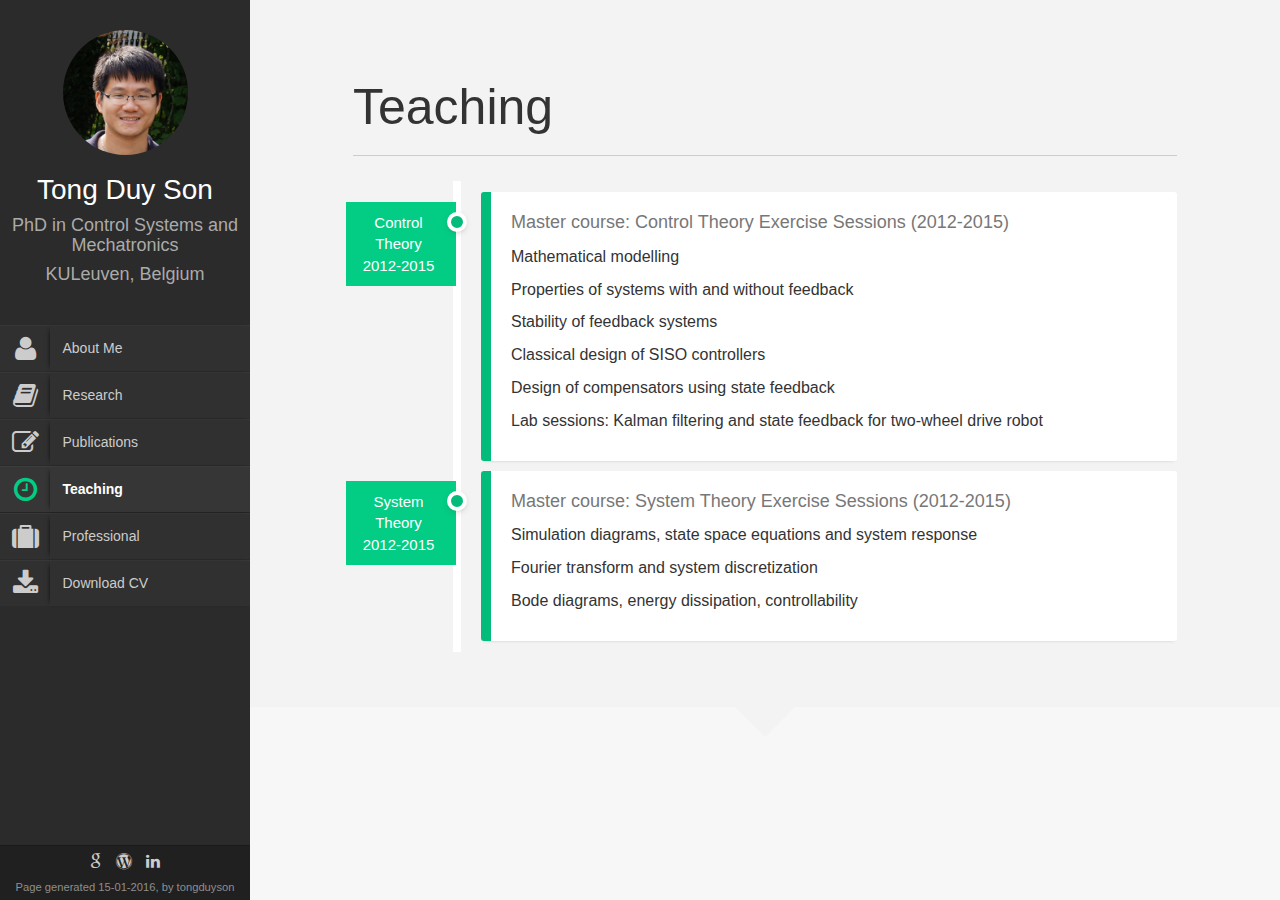
<file: teaching.html>
<!DOCTYPE html>
<html lang="en">
     <head>
        <title>Tong Duy Son personal page</title>
        <meta http-equiv="Content-Type" content="text/html; charset=UTF-8">
        <meta name="author" content="Tong Duy Son">
        <meta name="viewport" content="width=device-width, initial-scale=1, maximum-scale=1">
        
        <meta name="description" content="Resume and research" />
        <meta name="keywords" content="faculty profile, theme,css, html, jquery, transition, transform, 3d, css3" />

        <link rel="shortcut icon" href="../favicon.ico">

        <!--CSS styles-->
        <link rel="stylesheet" href="css/bootstrap.css">
        <link rel="stylesheet" href="css/font-awesome.min.css">  
        <link rel="stylesheet" href="css/perfect-scrollbar-0.4.5.min.css">
        <link rel="stylesheet" href="css/magnific-popup.css">
        <link rel="stylesheet" href="css/style.css">
        <link id="theme-style" rel="stylesheet" href="css/styles/default.css">

        
        <!--/CSS styles-->
        <!--Javascript files-->
        <script type="text/javascript" src="js/jquery-1.11.3.min.js"></script>
        <script type="text/javascript" src="js/TweenMax.min.js"></script>
        <script type="text/javascript" src="js/jquery.touchSwipe.min.js"></script>
        <script type="text/javascript" src="js/jquery.carouFredSel-6.2.1-packed.js"></script>
        
        <script type="text/javascript" src="js/modernizr.custom.63321.js"></script>
        <script type="text/javascript" src="js/jquery.dropdownit.js"></script>

        <script type="text/javascript" src="js/ScrollToPlugin.min.js"></script>

        <script type="text/javascript" src="js/bootstrap.min.js"></script>

        <script type="text/javascript" src="js/jquery.mixitup.min.js"></script>

        <script type="text/javascript" src="js/masonry.min.js"></script>

        <script type="text/javascript" src="js/perfect-scrollbar-0.4.5.with-mousewheel.min.js"></script>
        <script type="text/javascript" src="js/jquery.nicescroll.min.js"></script>


        <script type="text/javascript" src="js/magnific-popup.js"></script>
        <script type="text/javascript" src="js/custom.js"></script>

        <!--/Javascript files-->

    </head>
    <body>

        <div id="wrapper">
            <a href="#sidebar" class="mobilemenu"><i class="fa fa-reorder"></i></a>

            <div id="sidebar">
                <div id="sidebar-wrapper">
                    <div id="sidebar-inner">
                        <!-- Profile/logo section-->
                        <div id="profile" class="clearfix">
                            <div class="portrate hidden-xs"></div>
                            <div class="title">
                                <h2>Tong Duy Son</h2>
                                <h3>PhD in Control Systems and Mechatronics</h3>
								<h3>KULeuven, Belgium</h3>
                            </div>   
                        </div>
                        <!-- /Profile/logo section-->

                        <!-- Main navigation-->
                        <div id="main-nav">
                            <ul id="navigation">
                                <li>
                                  <a href="index.html">
                                    <i class="fa fa-user"></i>
                                    <div class="text">About Me</div>
                                  </a>
                                </li>  
                                
                                <li >
                                  <a href="research.html">
                                    <i class="fa fa-book"></i>
                                    <div class="text">Research</div>
                                  </a>
                                </li> 
                                
                                <li>
                                  <a href="publication.html">
                                    <i class="fa fa-edit"></i>
                                    <div class="text">Publications</div>
                                  </a>
                                </li> 

                                <li class="currentmenu">
                                  <a href="teaching.html">
                                    <i class="fa fa-clock-o"></i>
                                    <div class="text">Teaching</div>
                                  </a>
                                </li>

<!--                                 <li>
                                  <a href="gallery.html">
                                    <i class="fa fa-picture-o"></i>
                                    <div class="text">Gallery</div>
                                  </a>
                                </li> -->

								<li>
                                  <a href="professional.html">
                                    <i class="fa fa-suitcase"></i>
                                    <div class="text">Professional</div>
                                  </a>
                                </li> 

<!--                                 <li>
                                  <a href="contact.html">
                                      <i class="fa fa-calendar"></i>
                                      <div class="text">Contact Me</div>
                                  </a>
                                </li> -->
                               <li class="external">
                                  <a href="cv.pdf" target="_blank">
                                      <i class="fa fa-download"></i>
                                      <div class="text">Download CV</div>
                                  </a>
                                </li>
                            </ul>
                        </div>
                        <!-- /Main navigation-->
                        <!-- Sidebar footer -->
                        <div id="sidebar-footer">
                            <div class="social-icons">
                                <ul>  
                                    <li><a href="https://scholar.google.be/citations?user=LleVK_8AAAAJ&hl=en" target="_blank"><i class="fa fa-google"></i></a></li>
                                    <li><a href="https://tongduyson.wordpress.com/" target="_blank"><i class="fa fa-wordpress"></i></a></li>
                                    <li><a href="https://be.linkedin.com/in/tongduyson" target="_blank"><i class="fa fa-linkedin"></i></a></li>
                                </ul>
                            </div>

        
                            <div id="copyright">Page generated 15-01-2016, by tongduyson</div>
                    
                        </div>
                        <!-- /Sidebar footer -->
                    </div>

                </div>
            </div>

            <div id="main">
            
                <div id="teaching" class="page">
                    <div class="pageheader">
                        <div class="headercontent">
                            <div class="section-container">
                                <h2 class="title">Teaching</h2>								
                                    <ul class="timeline">
                                        <li class="open">
                                                <div class="date">Control Theory 2012-2015</div>
                                                <div class="circle"></div>
                                                <div class="data">
                                                        <div class="subject">Master course: Control Theory Exercise Sessions (2012-2015)</div>
                                                         <div class="row">
                                                         <div class="col-md-10">
														 <p> <p> 
													     <p> Mathematical modelling  <p>
														 <p> Properties of systems with and without feedback  <p>
														 <p> Stability of feedback systems  <p>
														 <p> Classical design of SISO controllers  <p>
														 <p> Design of compensators using state feedback  <p>
														 <p> Lab sessions: Kalman filtering and state feedback for two-wheel drive robot <p>
														 </div>
												         </div>
                                                </div>
												<div class="date">System Theory 2012-2015</div>
                                                <div class="circle"></div>
                                                <div class="data">
                                                        <div class="subject">Master course: System Theory Exercise Sessions (2012-2015)</div>
                                                         <div class="row">
                                                         <div class="col-md-10">
														 <p> <p>
                                                         <p> Simulation diagrams, state space equations and system response </p>
													     <p> Fourier transform and system discretization </p>
                                                         <p> Bode diagrams, energy dissipation, controllability </p>  
														 </div>
												         </div>
                                                </div>											
                                        </li>
								
									</ul>										
                            </div>
                        </div>
                    </div>
                </div>
			</div> 
    </body>
</html>
</file>
<file: css/style.css>
/* General styles
 **************************************************/
@font-face {
	font-family: 'Lato';
	font-style: normal;
	font-weight: 300;
	src: local('Lato Light'), local('Lato-Light'), url(http://themes.googleusercontent.com/static/fonts/lato/v6/KT3KS9Aol4WfR6Vas8kNcg.woff) format('woff');
}

@font-face {
	font-family: 'Lato';
	font-style: normal;
	font-weight: 400;
	src: local('Lato Regular'), local('Lato-Regular'), url(http://themes.googleusercontent.com/static/fonts/lato/v6/9k-RPmcnxYEPm8CNFsH2gg.woff) format('woff');
}

@font-face {
	font-family: 'Lato';
	font-style: normal;
	font-weight: 900;
	src: local('Lato Black'), local('Lato-Black'), url(http://themes.googleusercontent.com/static/fonts/lato/v6/BVtM30trf7q_jfqYeHfjtA.woff) format('woff');
}

@font-face {
	font-family: 'Lato';
	font-style: italic;
	font-weight: 400;
	src: local('Lato Italic'), local('Lato-Italic'), url(http://themes.googleusercontent.com/static/fonts/lato/v6/oUan5VrEkpzIazlUe5ieaA.woff) format('woff');
}

body {
	font-size: 16px;
	font-family: 'Lato', sans-serif;
	font-weight: 400;
	background: #4D4D4D;
}

a,a:hover,a:focus {
	text-decoration: none;
	outline: 0;
}

h1,h2,h3,h4,h5,h6,.h1,.h2,.h3,.h4,.h5,.h6 {
	font-family: "Lato", Helvetica, Arial, sans-serif;
	font-weight: 300;
}
/* mobile menu
 **************************************************/
.mobilemenu {
	position: fixed;
	top: 5px;
	left: 5px;
	right: 0;
	z-index: 1002;
	font-size: 30px;
	padding: 2px 10px;
	background: #2b2b2b;
	display: block;
	width: 50px;
	height: 50px;
	color: #fff;
	display: none;
	text-align: center;
}

.mobilemenu:hover,.mobilemenu:focus {
	color: #fff;
}


/* layout
 **************************************************/
#sidebar{
	position: fixed;
	width:250px;
	background: #2b2b2b;
	top: 0;
	left: 0;
	bottom: 0;
}

#sidebar-wrapper{
	position: relative;
	height: 100%;
	width: 100%;
	overflow-y: auto;
	-webkit-overflow-scrolling: touch;
}

#sidebar-inner{
  position: relative;
  min-height: 100%;
}

#main-nav {
	position: relative;
	text-align: left;
	width: 100%;
	padding-bottom: 0;

}

#main {
	position: absolute;
	left: 250px;
	right: 0;
	top: 0;
	bottom: 0;
	background: #fefefe;
	overflow: hidden;
	-webkit-overflow-scrolling: touch;
}

.page {
	overflow: auto;
	position: absolute;
	top: 0;
	left: 0px;
	bottom: 0;
	width: 100%;
	background-color: #f7f7f7;
	-webkit-overflow-scrolling: touch;
}

.home {
	left: 0px;
	z-index: 0;
	width: 100%;
}

#overlay {
	position: absolute;
	top: 0;
	left: 0px;
	bottom: 0;
	right: 0px;
	background-color: #000;
	-ms-filter: "progid:DXImageTransform.Microsoft.Alpha(Opacity=25)";
	filter: alpha(opacity=25);
	opacity: 0.25;
	display: none;
	z-index: 300;
	cursor: crosshair;
	cursor: url(../img/pointer.png), auto;
}

#runner {
	position: absolute;
	width: 30px;
	height: 20px;
	color: #fff;
	font-size: 20px;
	z-index: 2000;
}

.currentpage {
	-webkit-box-shadow: -2px 0 4px -2px rgba(0,0,0,.25);
	box-shadow: -2px 0 4px -2px rgba(0,0,0,.25);
}


/* sidebar
 **************************************************/
#nav-container {
	position: relative;
	padding-bottom: 75px;
	bottom: 0;
	height: 100%;
}

#profile {
	text-align: center;
	padding: 30px 10px;
	position: relative;
}

#profile .portrate {
	background-image: url("../img/personal/personal-image.jpg");
	width: 125px;
	margin: 0 auto;
	height: 125px;
	border-radius: 50%;

	-webkit-background-size: cover;
	-moz-background-size: cover;
	background-size: cover;
}

#profile .title h2 {
	font-size: 28px;
	font-weight: 300;
	color: #fff;
	margin: 20px 0 10px 0;
}

#profile .title h3 {
	font-size: 18px;
	font-weight: 300;
	color: #aaa;
	margin: 0px 0 10px 0;
}

ul#navigation {
	padding: 0;
	margin: 0;
}

ul#navigation > li {
	display: block;
	float: none;
	clear: both;
	background: #303030;
	border-top: 1px solid #373737;
	border-bottom: 1px solid #2B2B2B;
	cursor: pointer;
	-webkit-transition: background 0.5s;
	-moz-transition: background 0.5s;
	-o-transition: background 0.5s;
	-ms-transition: background 0.5s;
	transition: background 0.5s;
}

ul#navigation > li > a {
	color: #ccc;
	font-size: 14px;
}

ul#navigation li:hover,ul#navigation li:focus {
	background: #363636;
}

ul#navigation li:hover a,ul#navigation li:focus a {
	color: #f7f7f7;
}

ul#navigation .currentmenu {
	font-weight: bold;
}

ul#navigation li.currentmenu a {
	color: #fff;
}

/*ul#navigation li.external:hover .fa, ul#navigation li.currentmenu .fa{
	color: #03cc85;
}*/

ul#navigation li.currentmenu {
	background: #363636;
	border-top: 1px solid #3d3d3d;
	border-bottom: 1px solid #252525;
}


ul#navigation li .text {
	padding-left: 5%;
	margin-left: 50px;
	line-height: 45px;

	-webkit-box-shadow: -3px 0 5px -4px #000;
	box-shadow: -3px 0 5px -4px #000;
}

ul#navigation li .fa {
	float: left;
	line-height: 45px;
	width: 50px;
	text-align: center;
	font-size: 27px;
}

#sidebar-footer{
	position: absolute;
	bottom: 0;
	left: 0;
	width: 100%;
	background: #202020;
	border-top: 1px solid #1A1A1A;
	text-align: center;
  	overflow: hidden;
}

.social-icons ul {
	padding: 0 20px;
	margin: 0;
	list-style: none;
	text-align: center;
}

.social-icons li {
	/* float: left; */
	/* width: 33%; */
	padding: 5px;
	text-align: center;
	display: inline-block;
}

.social-icons a {
	color: #ccc;
}

.social-icons a:hover,.social-icons a:focus {
	color: #fff;
}

.social-icons i {
	font-size: 16px;
}

#copyright{
	text-align:center;
	font-size:0.7em;
	color: #8E8E8E;
	margin-bottom: 5px;
}
/* page specifics
 **************************************************/
.page-container {
	position: relative;
}

.pageheader {
	background: #f3f3f3;
	position: relative;
	padding: 60px 0 45px 0;
}

.pageheader:after {
	top: 100%;
	border: solid transparent;
	content: " ";
	height: 0;
	width: 0;
	position: absolute;
	pointer-events: none;
	border-color: rgba(8, 4, 13, 0);
	border-top-color: #f3f3f3;
	border-width: 30px;
	left: 50%;
	margin-left: -30px;
	z-index: 1;
}

.headercontent .title {
	font-size: 50px;
	margin-bottom: 25px;
	border-bottom: 1px solid #ccc;
	padding: 0 0 20px 0;
}
.headercontent .title.noborder{
	border:none;
}
.headercontent .subtitle {
	border-bottom: 1px solid #ccc;
	margin: 0 0 10px 0;
	padding: 5px 0;
}

.headercontent .subtitle h3 {
	margin: 0;
	padding: 0;
}

.page .section{
	padding: 70px 0;
	position: relative;
}

.section-container {
	padding: 0 10%;
}

.color-1 {
	background: #fcfcfc;
}

.color-2 {
	background: #f7f7f7;
}

.color-3 {
	background: #2c2c2d;
	color: #fff;
}

.color-4 {
	background: #000;
}

.section .title {
	border-bottom: 1px solid #ccc;
	margin: 0 0 30px 0;
	padding: 20px 0;
}

.section .title h3 {
	padding: 0;
	margin: 0;
	font-size: 26px;
}


.biothumb{position: relative;}
.biothumb .overlay{
	position: absolute;
	width: 100%;
	color:#fff;
	bottom: 0;
	background-color: black;
	background-color: rgba(0,0,0,0.5);
	padding:25px;
}
.biothumb .overlay h1{
	font-size: 45px;
}

.fixedbg{
	padding: 70px 0;
    position: relative;
    margin: 0;
	background-position: center;
    background-repeat: no-repeat;
    background-size: cover !important;
}

.fixedbg.parallax{
    background-attachment: fixed !important;
}

.fixedbg .heading{
	font-size: 28px;
    color: #ffffff;
    line-height: 1.2;
    text-align: center;
    font-weight: 700;
    font-style: normal;
}

/*************************************************
 *  uls
 **************************************************/
.ul-bolded li {
	font-weight: bold;
}

.ul-boxed li {
	padding: 7px;
	background-color: #FdFdFd;
	margin-bottom: 10px;
	-webkit-box-shadow: 0px 3px 3px -3px #ccc;
	box-shadow: 0px 3px 3px -3px #ccc;
	border-radius: 2px;
	border-left: 5px solid;
}

/* ul-card
 **************************************************/
ul.ul-card {
	padding: 0;
	margin: 0;
	list-style: none;
}

ul.ul-card li {
	position: relative;
	padding: 50px 15px 20px 15px;
	background-color: #fff;
	margin-bottom: 15px;
	-webkit-box-shadow: 0px 3px 3px -3px #ccc;
	box-shadow: 0px 3px 3px -3px #ccc;
	border-radius: 3px;
	margin-left: 10px;
	color: #333;
}

ul.ul-card li .dy {
	position: absolute;
	top: 10px;
	left: -10px;
	border-radius: 0px;
	padding: 0;
	color: white;
}

ul.ul-card li .dy span {
	padding: 7px 10px;
	line-height: 30px;
	margin: 0;
}

/*ul.ul-card li .dy .degree {
	background-color: #03bb7a;
}*/

ul.ul-card li .dy .year {
	/*background-color: #03cc85;*/
	-webkit-box-shadow: -3px 0px 7px -3px rgba(68, 68, 68, 0.5);
	box-shadow: -3px 0px 7px -3px rgba(68, 68, 68, 0.5);
	margin-left: -3px !important;
}

ul.ul-card li .description p {
	font-size: 16px;
	margin: 0;
}

ul.ul-card li .description p.where {
	font-weight: 300;
	font-size: 14px;
}

/* ul-dates
 **************************************************/
ul.ul-dates,ul.ul-dates-gray {
	margin: 0;
	padding: 0;
	list-style: none;
}

ul.ul-dates li,ul.ul-dates-gray li {
	margin-bottom: 15px; /*margin-left:  20px;
	*/
}

ul.ul-dates div.dates,ul.ul-dates-gray div.dates {
	float: left;
	width: 75px;
}

ul.ul-dates div.dates span,ul.ul-dates-gray div.dates span {
	/*background-color: #03cc85;*/
	padding: 6px;
	display: block;
	text-align: center;
	color: #fff;
	position: relative;
}

ul.ul-dates-gray div.dates span {
	background-color: #BBBBBB !important;
}

/*ul.ul-dates div.dates span:last-child {
	background-color: #03bb7a;
}*/

ul.ul-dates-gray div.dates span:last-child {
	background-color: #979797 !important;
}

ul.ul-dates-gray div.dates span:first-child,
ul.ul-dates div.dates span:first-child {
	-webkit-box-shadow: 0px 2px 6px -3px rgba(68, 68, 68, 0.5);
	box-shadow: 0px 2px 6px -3px rgba(68, 68, 68, 0.5);
	z-index: 3;
	position: relative;
}

ul.ul-dates div.content,ul.ul-dates-gray div.content {
	margin-left: 90px;
	min-height: 70px;
	padding-top: 10px;
}

ul.ul-dates div.content h4,ul.ul-dates-gray div.content h4 {
	font-weight: 400;
	font-size: 16px;
	margin-top: 0;
}

ul.ul-dates div.content p,ul.ul-dates-gray div.content p {
	font-size: 13px;
}



/* ul-timeline
 **************************************************/
ul.timeline {
	border-left: 8px solid #FFF;
	list-style: none;
	padding: 1px 0;
	margin-left: 100px;
}

ul.timeline li .date {
	float: left;
	padding: 10px 15px 10px 10px;
	margin-top: 10px;
	margin-left: -115px;
	font-size: 15px;
	width: 110px;
	text-align: center;
	/*background: #03cc85;*/
	color: #fff;
}

/*ul.timeline li.open .data {
	background: #03bb7a;
}*/

ul.timeline li .circle {
	float: left;
	margin: 20px 0;
	margin-left: -14px;
	width: 20px;
	height: 20px;
	border: 4px solid #FFFFFF;
	border-radius: 10px;
	background-color: #d5d5d5;
}

ul.timeline li.open .circle {
	/*background-color: #03bb7a;*/
	-webkit-box-shadow: 0px 2px 6px -3px rgba(68, 68, 68, 0.5);
	box-shadow: 0px 2px 6px -3px rgba(68, 68, 68, 0.5);
}

ul.timeline li .data {
	background: #fdfdfd;
	margin: 10px 0px 10px 20px;
	border-left: 10px solid;
	padding: 18px 20px;
	font-size: 16px;

	-webkit-box-shadow: 0px 3px 3px -3px #ccc;
	box-shadow: 0px 3px 3px -3px #ccc;
	border-radius: 3px;
}

ul.timeline li.open .data {
	/*border-color: #03bb7a;*/
	background: #fff;
}

ul.timeline li .data .subject {
	cursor: pointer;
	color: #777;
	font-size: 18px;
}

ul.timeline li .data .text {
	display: none;
	margin-top: 15px;
	font-size: 14px;
}

/* ul-withdetails
 **************************************************/
.ul-withdetails {
	list-style: none;
	padding: 0;
}

.ul-withdetails li {
	background-color: #FdFdFd;
	margin-bottom: 15px;

	-webkit-box-shadow: 0px 3px 3px -3px #ccc;
	box-shadow: 0px 3px 3px -3px #ccc;
	border-radius: 3px;
}

.ul-withdetails li .image {
	position: relative;
	overflow: hidden;
}

.ul-withdetails li .imageoverlay {
	position: absolute;
	top: 0;
	left: -100%;
	width: 100%;
	height: 100%;
	/*background: #03cc85;*/
	cursor: pointer;
	-ms-filter: "progid:DXImageTransform.Microsoft.Alpha(Opacity=70)";
	filter: alpha(opacity=70);
	opacity: 0.7;

	-webkit-transition: all 0.3s ease-out;
	   -moz-transition: all 0.3s ease-out;
	    -ms-transition: all 0.3s ease-out;
	     -o-transition: all 0.3s ease-out;
	        transition: all 0.3s ease-out;
}

.ul-withdetails li .imageoverlay i {
	color: #fff;
	position: absolute;
	top: 40%;
	left: 45%;
	font-size: 30px;
}

.ul-withdetails li .meta {
	overflow: hidden;
	padding:  10px;
	cursor: pointer;
}

.ul-withdetails li .details {
	display: none;
	padding: 20px;
	background: #fff;

	-webkit-box-shadow: inset 0px 3px 5px -3px #ccc;
	box-shadow: inset 0px 3px 5px -3px #ccc;
}

/*************************************************
 * lab partnerts
 **************************************************/
#labp-heads-wrap {
	/*background-color: #03bb7a;*/
	position: relative;
	height: 180px; 
}

#labp-heads-wrap:after {
	top: 100%;
	border: solid transparent;
	content: " ";
	height: 0;
	width: 0;
	position: absolute;
	pointer-events: none;
	border-color: rgba(247, 103, 103, 0);
	/*border-top-color: #03bb7a;*/
	border-width: 15px;
	left: 50%;
	margin-left: -15px;
}

#lab-carousel {
	width: 100%;
	height: 200px;
	position: absolute;
	top: 0;
	left: 0;
}

#lab-carousel div {
	float: left;
	width: 100px;
	height: 100px;
}

#lab-carousel img {
	border: none;
	position: relative;

	-webkit-box-shadow: 0 0 10px #000;
	box-shadow: 0 0 10px #000;
}

.caroufredsel_wrapper {
	margin-top: -10px !important;
	padding-top: 20px !important;
	padding-bottom: 20px !important;
}

#labp-heads-wrap #next,#labp-heads-wrap #prev {
	position: absolute;
	top: 0;
	height: 100%;
	line-height: 180px;
	padding: 0 10px;
	color: #f7f7f7;
	font-size: 30px;
	z-index: 4;
}

#labp-heads-wrap #next {
	right: 0;
}

#labp-heads-wrap #prev {
	left: 0;
}

#labp-heads-wrap #prev.disabled,#labp-heads-wrap #next.disabled {
	color: #ccc;
	cursor: default;
}

#lab-details {
	background-color: #fff;
	padding: 20px;
	padding-top: 40px;
	text-align: center;
	min-height: 150px;

	-webkit-box-shadow: 0px 3px 3px -3px #ccc;
	box-shadow: 0px 3px 3px -3px #ccc;
	border-radius: 2px;
}

#lab-details div {
	display: none;
}

#lab-details h3 {
	margin-top: 0;
}

/* filter dropdowns
 **************************************************/
#filters,.filters,#pub-grid {
	padding: 20px 0 30px 0 !important;
}

#filters h3,.filters h3,div#sort {
	margin-top: 30px;
}

#sort span {
	line-height: 30px;
}

.stuck {
	position: fixed !important;
	z-index: 1001;
	top: 0;
	right: 0;

	-webkit-box-shadow: 0px 2px 4px 0px #cecece;
	box-shadow: 0px 2px 4px 0px #cecece;
}

.cd-dropdown,.cd-select {
	position: relative;
	margin: 20px auto;
	display: block;
}

.cd-dropdown > span {
	width: 100%;
	height: 40px;
	line-height: 40px;
	color: #999;
	font-weight: 700;
	font-size: 16px;
	background: #fff;
	display: block;
	padding: 0 10px 0 30px;
	position: relative;
	cursor: pointer;
}

.cd-dropdown > span:after {
	content: '';
	position: absolute;
	right: 0px;
	top: 0px;
	width: 50px;
	text-align: center;
	font-size: 12px;
	padding: 8px;
	height: 70%;
	line-height: 24px;
}

.cd-dropdown.cd-active > span:after {
	content: '';
}

.cd-dropdown ul {
	list-style-type: none;
	margin: 0;
	padding: 0;
	display: block;
	position: relative;
}

.cd-dropdown > span,.cd-dropdown ul li:nth-last-child(-n+3) span {
	-webkit-box-shadow: 0 1px 1px rgba(0,0,0,0.1);
	box-shadow: 0 1px 1px rgba(0,0,0,0.1);
}

.cd-dropdown ul {
	position: absolute;
	top: 0px;
	width: 100%;
}

.cd-dropdown ul li {
	position: absolute;
	width: 100%;
}

/*.cd-active.cd-dropdown > span {
	color: #03cc85;
}*/

.cd-active.cd-dropdown > span,.cd-active.cd-dropdown ul li span {
	-webkit-box-shadow: 0 1px 1px rgba(0,0,0,0.1);
	box-shadow: 0 1px 1px rgba(0,0,0,0.1);
}

.cd-active.cd-dropdown ul li span {
	-webkit-transition: all 0.2s linear 0s;
	-moz-transition: all 0.2s linear 0s;
	-o-transition: all 0.2s linear 0s;
	-ms-transition: all 0.2s linear 0s;
	transition: all 0.2s linear 0s;
}

.cd-active.cd-dropdown ul li span:hover {
	/*background: #03cc85;*/
	color: #fff;
}

.cd-dropdown ul li span {
	width: 100%;
	background: #fafafa;
	line-height: 40px;
	padding: 0 10px 0 30px;
	display: block;
	color: #bcbcbc;
	cursor: pointer;
	font-weight: 700;
}

/* publications
 **************************************************/
#pub-grid .mix {
	-ms-filter: "progid:DXImageTransform.Microsoft.Alpha(Opacity=0)";
	filter: alpha(opacity=0);
	opacity: 0;
	display: none;
}

.pitems .item {
	margin-bottom: 20px;
	width: 100%;
}

.pitems .pubmain {
	background: #fefefe;
	padding: 25px 25px 35px 25px;
	min-height: 130px;
	position: relative;

	-webkit-box-shadow: 0px 3px 3px -3px #ccc;
	box-shadow: 0px 3px 3px -3px #ccc;
	cursor: pointer;
}

.pitems .pubtitle {
	margin: 0;
	padding: 0 0 15px 0;
	font-size: 20px;
	font-weight: 300;
}

.pitems .pubmain div {
	font-size: small;
}

.pitems .pubmain .label {
	margin-right: 10px;
}

.pitems .pubmain .pubassets {
	position: absolute;
	bottom: 0;
	right: 0;
	background: #fafafa;
	text-align: center;
	border-top: 2px solid;
}

.pitems .pubmain .pubassets a {
	color: #9b9b9b;
	padding: 5px 15px;
	float: right;
	font-size: 18px;
}

.pitems .pubmain .pubassets a:hover,.pitems .pubmain .pubassets a:focus,.pitems .pubmain .pubassets a.pubcollapse {
	/*background: #03cc85;*/
	color: #fff;
}

.pitems .pubdetails {
	background: #fff;
	padding: 25px;
	display: none;
}
/* Gallery
 **************************************************/
#gallery-header {
	_color: #f7f7f7;
}

#gallery-header h2 {
	font-size: 50px;
	text-align: center;
}

#gallery-large {
	_background: #303030;
	padding-top: 20px;
}

ul.grid {
	max-width: 69em;
	list-style: none;
	margin: 30px auto;
	padding: 0;
}

ul.grid li {
	display: block;
	float: left;
	padding: 15px;
	width: 33%;
}

@media screen and (max-width: 900px) {
	ul.grid li {
		width: 50%;
	}

}

@media screen and (max-width: 400px) {
	ul.grid li {
		width: 100%;
	}

}

ul.grid li >div {
	-webkit-box-shadow: 0 0 8px -1px #000;
	box-shadow: 0 0 8px -1px #000;
	overflow: hidden;
	position: relative;
}

ul.grid li .over {
	position: absolute;
	bottom: -100%;
	width: 102%;
	right: -1%;
	left: -1%;
	color: #fff;
}

ul.grid li .comein {
	position: relative;
	z-index: 1;
	padding: 15px;
	height: 100%;
}

ul.grid li .comein i {
	display: block;
	width: 60px;
	height: 60px;
	position: absolute;
	top: 50%;
	margin-top: -30px;
	left: 50%;
	margin-left: -30px;
	font-size: 22px;
	color: #FFF;

	-webkit-box-shadow: 0 0 60px #fff;
	box-shadow: 0 0 60px #fff;
	border: 1px solid #fff;
	text-align: center;
	padding-top: 17px;
	border-radius: 50%;
}

ul.grid li .comein-bg {
	-khtml-opacity: .70;
	-moz-opacity: .70;
	-ms-filter: ”alpha(opacity=70)”;
	filter: progid:DXImageTransform.Microsoft.Alpha(opacity=0.7);
	filter: alpha(opacity=70);
	opacity: .70;
	position: absolute;
	top: 0;
	bottom: 0;
	right: 0;
	left: 0;
	background: #000;
	z-index: -1;
}

ul.grid li a,ul.grid li img {
	outline: none;
	border: none;
	display: block;
	max-width: 100%;
}

/* at start */
.my-mfp-slide-bottom .mfp-content {
	-ms-filter: "progid:DXImageTransform.Microsoft.Alpha(Opacity=0)";
	filter: alpha(opacity=0);
	opacity: 0;

	-webkit-transition: all 0.7s ease-out;
	-moz-transition: all 0.7s ease-out;
	-o-transition: all 0.7s ease-out;
	-ms-transition: all 0.7s ease-out;
	transition: all 0.7s ease-out;

	-webkit-transform: translateY(-20px) perspective( 600px ) rotateX( 10deg );
	-moz-transform: translateY(-20px) perspective( 600px ) rotateX( 10deg );
	-o-transform: translateY(-20px) perspective( 600px ) rotateX( 10deg );
	-ms-transform: translateY(-20px) perspective( 600px ) rotateX( 10deg );
	transform: translateY(-20px) perspective( 600px ) rotateX( 10deg );
}

/* animate in */
.my-mfp-slide-bottom.mfp-ready .mfp-content {
	-ms-filter: "progid:DXImageTransform.Microsoft.Alpha(Opacity=100)";
	filter: alpha(opacity=100);
	opacity: 1;

	-webkit-transform: translateY(0) perspective( 600px ) rotateX( 0 );
	-moz-transform: translateY(0) perspective( 600px ) rotateX( 0 );
	-o-transform: translateY(0) perspective( 600px ) rotateX( 0 );
	-ms-transform: translateY(0) perspective( 600px ) rotateX( 0 );
	transform: translateY(0) perspective( 600px ) rotateX( 0 );
}

/* animate out */
.my-mfp-slide-bottom.mfp-removing .mfp-content {
	-ms-filter: "progid:DXImageTransform.Microsoft.Alpha(Opacity=0)";
	filter: alpha(opacity=0);
	opacity: 0;

	-webkit-transform: translateY(-10px) perspective( 600px ) rotateX( 10deg );
	-moz-transform: translateY(-10px) perspective( 600px ) rotateX( 10deg );
	-o-transform: translateY(-10px) perspective( 600px ) rotateX( 10deg );
	-ms-transform: translateY(-10px) perspective( 600px ) rotateX( 10deg );
	transform: translateY(-10px) perspective( 600px ) rotateX( 10deg );
}

/* Dark overlay, start state */
.my-mfp-slide-bottom.mfp-bg {
	-ms-filter: "progid:DXImageTransform.Microsoft.Alpha(Opacity=0)";
	filter: alpha(opacity=0);
	opacity: 0;

	-webkit-transition: opacity 0.3s ease-out;
	-moz-transition: opacity 0.3s ease-out;
	-o-transition: opacity 0.3s ease-out;
	-ms-transition: opacity 0.3s ease-out;
	transition: opacity 0.3s ease-out;
}

/* animate in */
.my-mfp-slide-bottom.mfp-ready.mfp-bg {
	-ms-filter: "progid:DXImageTransform.Microsoft.Alpha(Opacity=80)";
	filter: alpha(opacity=80);
	opacity: 0.8;
}

/* animate out */
.my-mfp-slide-bottom.mfp-removing.mfp-bg {
	-ms-filter: "progid:DXImageTransform.Microsoft.Alpha(Opacity=0)";
	filter: alpha(opacity=0);
	opacity: 0;
}


/* contanct
 **************************************************/
.contact-office {
	background: #fff url('../img/contact-bg-1.png') no-repeat;
}

.contact-lab {
	background: #fff url('../img/contact-bg-2.png') no-repeat;
	color: #fff;
}

/*.contact-office .icon-huge, .contact-lab .icon-huge{
	color: #03cc85;
}*/


.icon-huge {
	font-size: 170px;
	text-align: center;
	-ms-filter: "progid:DXImageTransform.Microsoft.Alpha(Opacity=30)";
	filter: alpha(opacity=30);
	opacity: 0.3;
	display: block;
	padding-top: 30px;
}

@media (max-width: 500px) {
	ul.timeline {
		margin: 0;
		border-left: none;
	}

	ul.timeline .circle {
		display: none;
	}

	ul.timeline .data {
		margin: 0 !important;
		margin-bottom: 10px !important;
		padding-top: 65px !important;
	}

	ul.timeline .date {
		margin-left: 0 !important;
	}

	#sidebar{
		width: 100%;
	}

	#sidebar-wrapper{
		overflow: auto;
	}

}

@media (max-width: 991px) {
	.mobilemenu {
	display: block;
	}

	.social-icons,#main-nav {
		left: 0px;
		z-index: 0;
	}

	#main {
		left: 0;
	}

}


/* fix for mobile view of pages */
@media screen and (max-width: 770px) {
	 
	 #blog-content{
	 	width:100% !important;
	 }
	 .page{
	 	width:100% !important;
	 	left:0 !important;
	}

	.headercontent .title{
		font-size: 20px;
	}
	
}

}
</file>
<file: css/styles/default.css>
ul#navigation li.external:hover .fa, ul#navigation li.currentmenu .fa{
	color: #03cc85;
}
.ul-boxed li {
	border-left-color:#03cc85;
}
ul.ul-card li .dy .year {
	background-color: #03cc85;
}
ul.ul-dates div.dates span {
	background-color: #03cc85;
}
ul.timeline li .date {
	background: #03cc85;
}
ul.timeline li .data {
	border-left-color: #03cc85;
}
.ul-withdetails li .imageoverlay {
	background: #03cc85;
}
.cd-active.cd-dropdown > span {
	color: #03cc85;
}
.cd-active.cd-dropdown ul li span:hover {
	background: #03cc85;
}
.pitems .pubmain .pubassets {
	border-top-color:#03cc85; 
}
.pitems .pubmain .pubassets a:hover,.pitems .pubmain .pubassets a:focus,.pitems .pubmain .pubassets a.pubcollapse {
	background: #03cc85;
}
.contact-office .icon-huge, .contact-lab .icon-huge {
	color: #03cc85;
}

/* socpndary color 
**************************************************/
ul.ul-card li .dy .degree {
	background-color: #03bb7a;
}
ul.ul-dates div.dates span:last-child {
	background-color: #03bb7a;
}
ul.timeline li.open .circle {
	background-color: #03bb7a;
}
ul.timeline li.open .data {
	border-color: #03bb7a;
}
#labp-heads-wrap {
	background-color: #03bb7a;
}
#labp-heads-wrap:after{
	border-top-color: #03bb7a;
}
</file>
